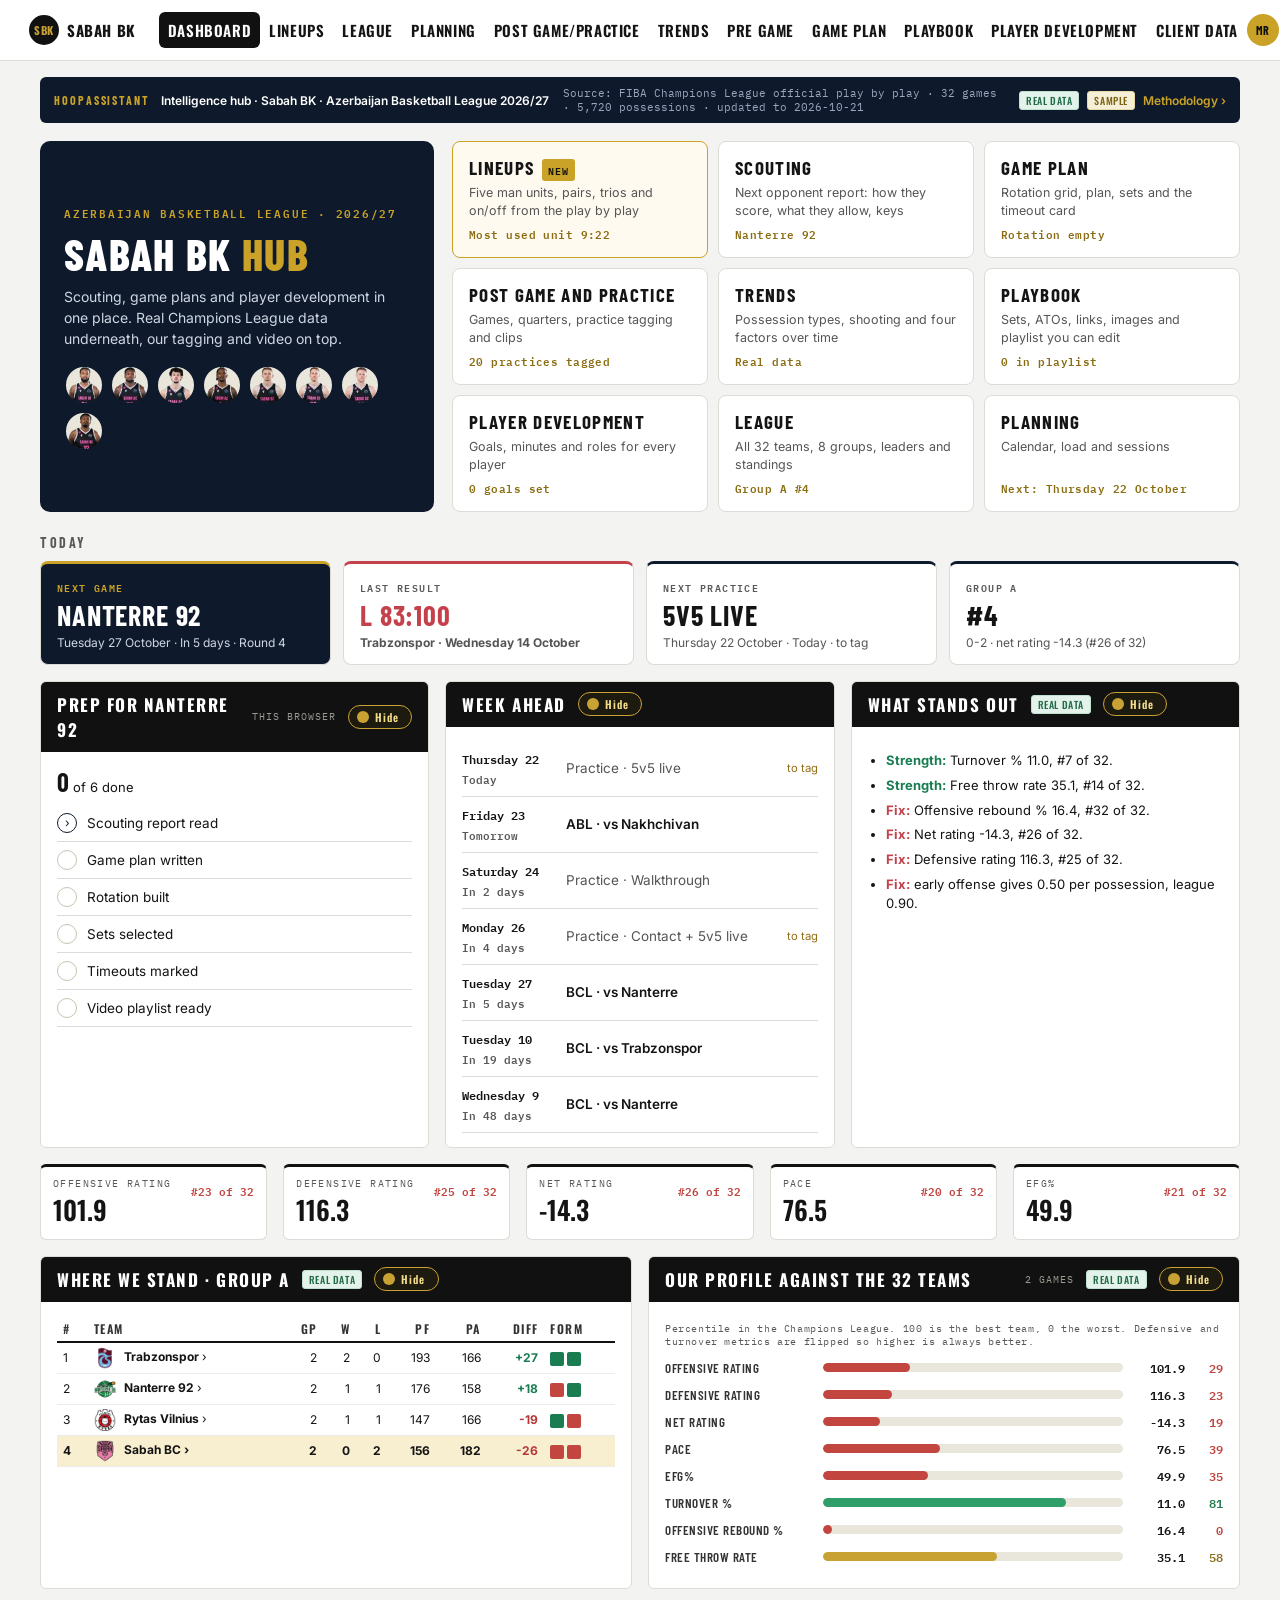
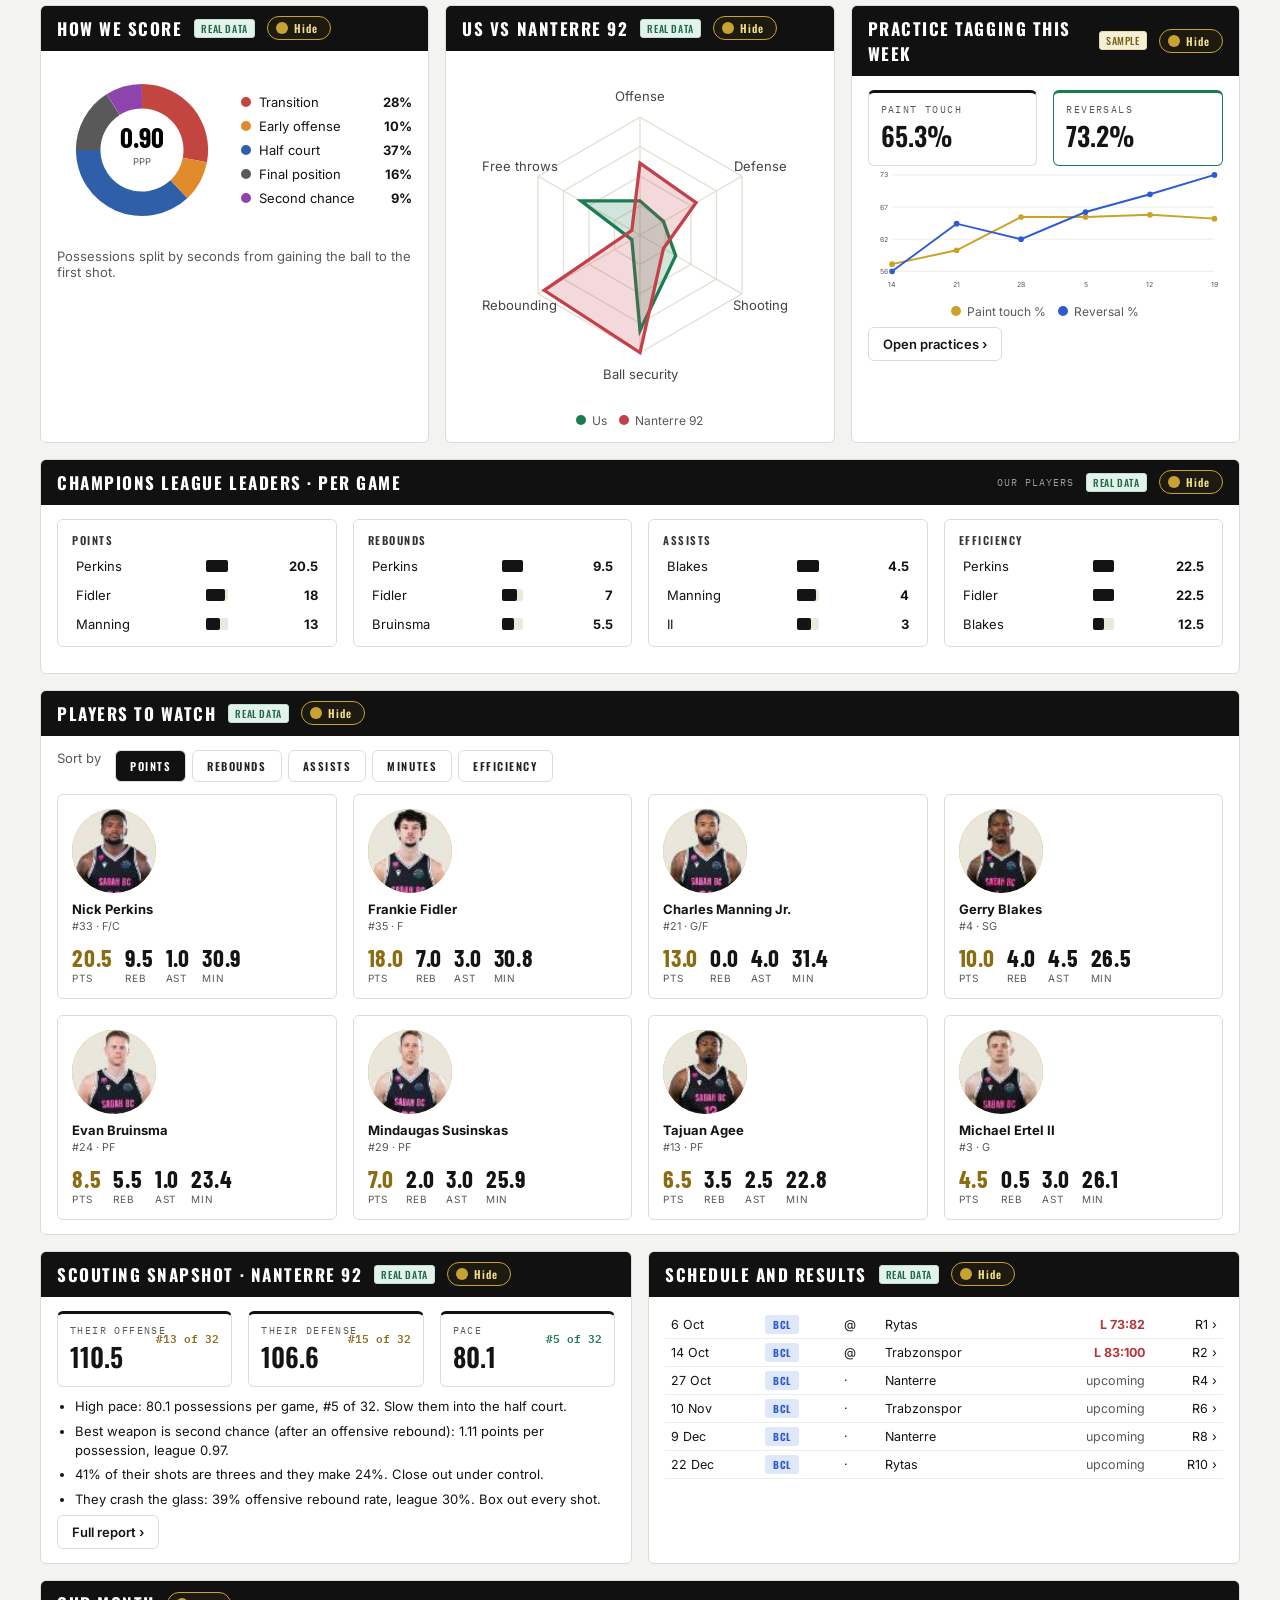
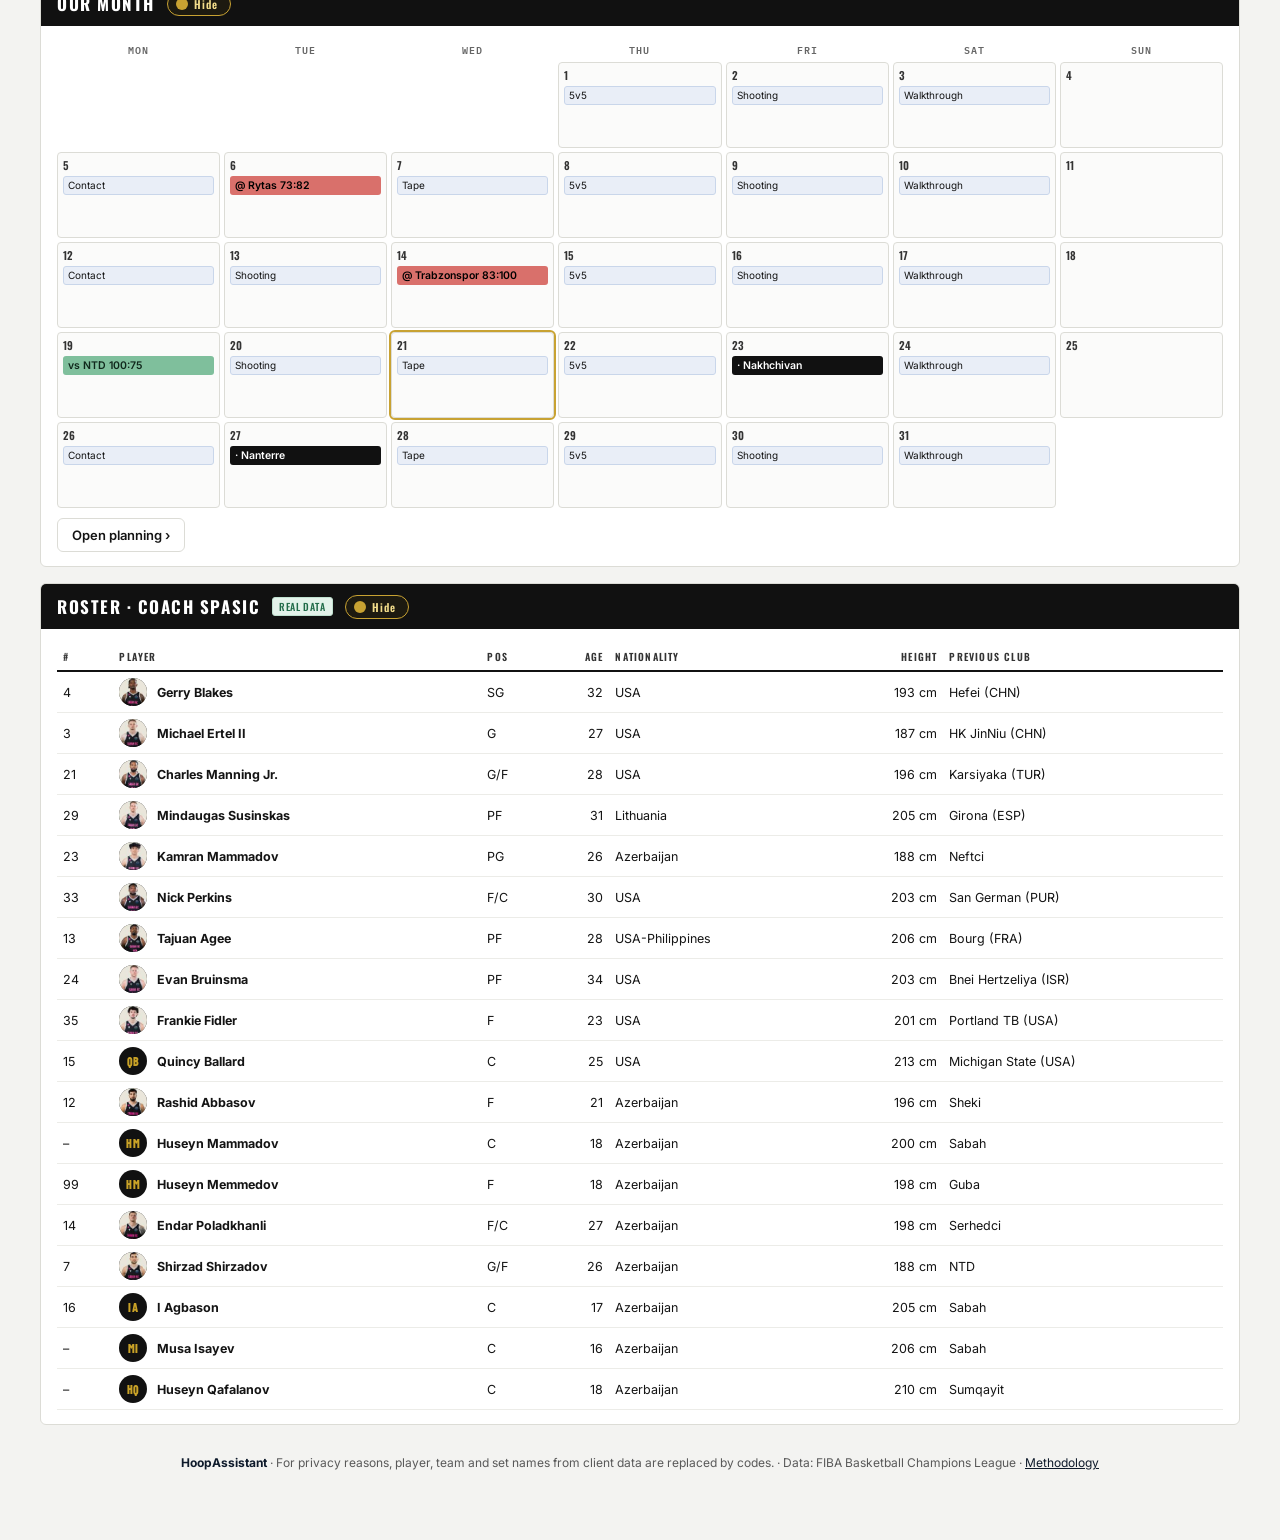
<file: sabah-bk-hub-netlify/index.html>
<!doctype html>
<html lang="en">
<head>
<meta charset="utf-8">
<meta name="viewport" content="width=device-width,initial-scale=1">
<title>Sabah BK Hub · HoopAssistant demo</title>
<meta name="description" content="Scouting, game plans, lineups and player development for Sabah BK, built on real Basketball Champions League play by play data. A HoopAssistant demo.">
<meta name="color-scheme" content="light">
<meta name="theme-color" content="#0e1a2b">
<meta name="robots" content="noindex, nofollow">
<meta name="referrer" content="strict-origin-when-cross-origin">
<meta property="og:type" content="website">
<meta property="og:site_name" content="HoopAssistant">
<meta property="og:title" content="Sabah BK Hub · HoopAssistant demo">
<meta property="og:description" content="Scouting, game plans, lineups and player development for Sabah BK, built on real Champions League data.">
<meta property="og:image" content="og-image.png">
<meta property="og:image:width" content="1200">
<meta property="og:image:height" content="630">
<meta property="og:image:alt" content="Sabah BK Hub, a HoopAssistant demo">
<meta name="twitter:card" content="summary_large_image">
<meta name="twitter:title" content="Sabah BK Hub · HoopAssistant demo">
<meta name="twitter:description" content="Scouting, game plans, lineups and player development for Sabah BK.">
<meta name="twitter:image" content="og-image.png">
<link rel="icon" href="favicon.svg" type="image/svg+xml">
<link rel="icon" href="favicon-32.png" type="image/png" sizes="32x32">
<link rel="icon" href="favicon.ico" sizes="any">
<link rel="apple-touch-icon" href="apple-touch-icon.png">
<link rel="preload" href="fonts/inter-latin-wght-normal.woff2" as="font" type="font/woff2" crossorigin>
<link rel="stylesheet" href="fonts.css?v=16">
<link rel="stylesheet" href="style.css?v=16">
</head>
<body>
<a class="skip" href="#view">Skip to content</a>
<div id="modal"></div>
<nav id="nav" aria-label="Main"></nav>
<main><div class="banner" id="banner"></div><div id="view" tabindex="-1"></div><div class="foot">HoopAssistant · demo for Sabah BK</div></main>
<noscript><div class="ns"><h1>JavaScript is required</h1><p>This demo runs in the browser and needs JavaScript enabled to show the Sabah BK Hub.</p></div></noscript>
<script src="data/data.js?v=16"></script>
<script src="data/practice.js?v=16"></script>
<script src="data/extra.js?v=16"></script>
<script src="data/bcl_real.js?v=16"></script>
<script src="data/real_api.js?v=16"></script>
<script src="data/bcl.js?v=16"></script>
<script src="data/client.js?v=16"></script>
<script src="views_core.js?v=16"></script>
<script src="views_team.js?v=16"></script>
<script src="views_more.js?v=16"></script>
<script src="views_plan.js?v=16"></script>
<script src="views_client.js?v=16"></script>
<script src="app.js?v=16"></script>
<script src="data/photos.js?v=16" async></script>
</body>
</html>
</file>
<file: sabah-bk-hub-netlify/fonts.css>
@font-face{font-family:"Barlow Condensed";font-style:normal;font-weight:500;font-display:swap;src:url("fonts/barlow-condensed-latin-500-normal.woff2") format("woff2");unicode-range:U+0000-00FF,U+0131,U+0152-0153,U+02BB-02BC,U+02C6,U+02DA,U+02DC,U+0304,U+0308,U+0329,U+2000-206F,U+20AC,U+2122,U+2191,U+2193,U+2212,U+2215,U+FEFF,U+FFFD}
@font-face{font-family:"Barlow Condensed";font-style:normal;font-weight:600;font-display:swap;src:url("fonts/barlow-condensed-latin-600-normal.woff2") format("woff2");unicode-range:U+0000-00FF,U+0131,U+0152-0153,U+02BB-02BC,U+02C6,U+02DA,U+02DC,U+0304,U+0308,U+0329,U+2000-206F,U+20AC,U+2122,U+2191,U+2193,U+2212,U+2215,U+FEFF,U+FFFD}
@font-face{font-family:"Barlow Condensed";font-style:normal;font-weight:700;font-display:swap;src:url("fonts/barlow-condensed-latin-700-normal.woff2") format("woff2");unicode-range:U+0000-00FF,U+0131,U+0152-0153,U+02BB-02BC,U+02C6,U+02DA,U+02DC,U+0304,U+0308,U+0329,U+2000-206F,U+20AC,U+2122,U+2191,U+2193,U+2212,U+2215,U+FEFF,U+FFFD}
@font-face{font-family:"Barlow Condensed";font-style:normal;font-weight:800;font-display:swap;src:url("fonts/barlow-condensed-latin-800-normal.woff2") format("woff2");unicode-range:U+0000-00FF,U+0131,U+0152-0153,U+02BB-02BC,U+02C6,U+02DA,U+02DC,U+0304,U+0308,U+0329,U+2000-206F,U+20AC,U+2122,U+2191,U+2193,U+2212,U+2215,U+FEFF,U+FFFD}
@font-face{font-family:"IBM Plex Mono";font-style:normal;font-weight:400;font-display:swap;src:url("fonts/ibm-plex-mono-latin-400-normal.woff2") format("woff2");unicode-range:U+0000-00FF,U+0131,U+0152-0153,U+02BB-02BC,U+02C6,U+02DA,U+02DC,U+0304,U+0308,U+0329,U+2000-206F,U+20AC,U+2122,U+2191,U+2193,U+2212,U+2215,U+FEFF,U+FFFD}
@font-face{font-family:"IBM Plex Mono";font-style:normal;font-weight:500;font-display:swap;src:url("fonts/ibm-plex-mono-latin-500-normal.woff2") format("woff2");unicode-range:U+0000-00FF,U+0131,U+0152-0153,U+02BB-02BC,U+02C6,U+02DA,U+02DC,U+0304,U+0308,U+0329,U+2000-206F,U+20AC,U+2122,U+2191,U+2193,U+2212,U+2215,U+FEFF,U+FFFD}
@font-face{font-family:"IBM Plex Mono";font-style:normal;font-weight:600;font-display:swap;src:url("fonts/ibm-plex-mono-latin-600-normal.woff2") format("woff2");unicode-range:U+0000-00FF,U+0131,U+0152-0153,U+02BB-02BC,U+02C6,U+02DA,U+02DC,U+0304,U+0308,U+0329,U+2000-206F,U+20AC,U+2122,U+2191,U+2193,U+2212,U+2215,U+FEFF,U+FFFD}
@font-face{font-family:"Oswald";font-style:normal;font-weight:200 700;font-display:swap;src:url("fonts/oswald-latin-wght-normal.woff2") format("woff2");unicode-range:U+0000-00FF,U+0131,U+0152-0153,U+02BB-02BC,U+02C6,U+02DA,U+02DC,U+0304,U+0308,U+0329,U+2000-206F,U+20AC,U+2122,U+2191,U+2193,U+2212,U+2215,U+FEFF,U+FFFD}
@font-face{font-family:"Inter";font-style:normal;font-weight:100 900;font-display:swap;src:url("fonts/inter-latin-wght-normal.woff2") format("woff2");unicode-range:U+0000-00FF,U+0131,U+0152-0153,U+02BB-02BC,U+02C6,U+02DA,U+02DC,U+0304,U+0308,U+0329,U+2000-206F,U+20AC,U+2122,U+2191,U+2193,U+2212,U+2215,U+FEFF,U+FFFD}
@font-face{font-family:"Barlow Condensed";font-style:normal;font-weight:500;font-display:swap;src:url("fonts/barlow-condensed-latin-ext-500-normal.woff2") format("woff2");unicode-range:U+0100-02BA,U+02BD-02C5,U+02C7-02CC,U+02CE-02D7,U+02DD-02FF,U+0304,U+0308,U+0329,U+1D00-1DBF,U+1E00-1E9F,U+1EF2-1EFF,U+2020,U+20A0-20AB,U+20AD-20C0,U+2113,U+2C60-2C7F,U+A720-A7FF}
@font-face{font-family:"Barlow Condensed";font-style:normal;font-weight:600;font-display:swap;src:url("fonts/barlow-condensed-latin-ext-600-normal.woff2") format("woff2");unicode-range:U+0100-02BA,U+02BD-02C5,U+02C7-02CC,U+02CE-02D7,U+02DD-02FF,U+0304,U+0308,U+0329,U+1D00-1DBF,U+1E00-1E9F,U+1EF2-1EFF,U+2020,U+20A0-20AB,U+20AD-20C0,U+2113,U+2C60-2C7F,U+A720-A7FF}
@font-face{font-family:"Barlow Condensed";font-style:normal;font-weight:700;font-display:swap;src:url("fonts/barlow-condensed-latin-ext-700-normal.woff2") format("woff2");unicode-range:U+0100-02BA,U+02BD-02C5,U+02C7-02CC,U+02CE-02D7,U+02DD-02FF,U+0304,U+0308,U+0329,U+1D00-1DBF,U+1E00-1E9F,U+1EF2-1EFF,U+2020,U+20A0-20AB,U+20AD-20C0,U+2113,U+2C60-2C7F,U+A720-A7FF}
@font-face{font-family:"Barlow Condensed";font-style:normal;font-weight:800;font-display:swap;src:url("fonts/barlow-condensed-latin-ext-800-normal.woff2") format("woff2");unicode-range:U+0100-02BA,U+02BD-02C5,U+02C7-02CC,U+02CE-02D7,U+02DD-02FF,U+0304,U+0308,U+0329,U+1D00-1DBF,U+1E00-1E9F,U+1EF2-1EFF,U+2020,U+20A0-20AB,U+20AD-20C0,U+2113,U+2C60-2C7F,U+A720-A7FF}
@font-face{font-family:"IBM Plex Mono";font-style:normal;font-weight:400;font-display:swap;src:url("fonts/ibm-plex-mono-latin-ext-400-normal.woff2") format("woff2");unicode-range:U+0100-02BA,U+02BD-02C5,U+02C7-02CC,U+02CE-02D7,U+02DD-02FF,U+0304,U+0308,U+0329,U+1D00-1DBF,U+1E00-1E9F,U+1EF2-1EFF,U+2020,U+20A0-20AB,U+20AD-20C0,U+2113,U+2C60-2C7F,U+A720-A7FF}
@font-face{font-family:"IBM Plex Mono";font-style:normal;font-weight:500;font-display:swap;src:url("fonts/ibm-plex-mono-latin-ext-500-normal.woff2") format("woff2");unicode-range:U+0100-02BA,U+02BD-02C5,U+02C7-02CC,U+02CE-02D7,U+02DD-02FF,U+0304,U+0308,U+0329,U+1D00-1DBF,U+1E00-1E9F,U+1EF2-1EFF,U+2020,U+20A0-20AB,U+20AD-20C0,U+2113,U+2C60-2C7F,U+A720-A7FF}
@font-face{font-family:"IBM Plex Mono";font-style:normal;font-weight:600;font-display:swap;src:url("fonts/ibm-plex-mono-latin-ext-600-normal.woff2") format("woff2");unicode-range:U+0100-02BA,U+02BD-02C5,U+02C7-02CC,U+02CE-02D7,U+02DD-02FF,U+0304,U+0308,U+0329,U+1D00-1DBF,U+1E00-1E9F,U+1EF2-1EFF,U+2020,U+20A0-20AB,U+20AD-20C0,U+2113,U+2C60-2C7F,U+A720-A7FF}
@font-face{font-family:"Oswald";font-style:normal;font-weight:200 700;font-display:swap;src:url("fonts/oswald-latin-ext-wght-normal.woff2") format("woff2");unicode-range:U+0100-02BA,U+02BD-02C5,U+02C7-02CC,U+02CE-02D7,U+02DD-02FF,U+0304,U+0308,U+0329,U+1D00-1DBF,U+1E00-1E9F,U+1EF2-1EFF,U+2020,U+20A0-20AB,U+20AD-20C0,U+2113,U+2C60-2C7F,U+A720-A7FF}
@font-face{font-family:"Inter";font-style:normal;font-weight:100 900;font-display:swap;src:url("fonts/inter-latin-ext-wght-normal.woff2") format("woff2");unicode-range:U+0100-02BA,U+02BD-02C5,U+02C7-02CC,U+02CE-02D7,U+02DD-02FF,U+0304,U+0308,U+0329,U+1D00-1DBF,U+1E00-1E9F,U+1EF2-1EFF,U+2020,U+20A0-20AB,U+20AD-20C0,U+2113,U+2C60-2C7F,U+A720-A7FF}
</file>
<file: sabah-bk-hub-netlify/style.css>
:root{--bg:#f6f3ec;--card:#fff;--ink:#111;--mut:#595959;--line:#e4dfd2;--gold:#c9a227;--green:#1a7d52;--red:#c4404a;--blue:#2f5bd0;--navy:#0e1a2b}
*{box-sizing:border-box}
body{margin:0;background:var(--bg);color:var(--ink);font-family:"Inter",system-ui,sans-serif;font-size:14px}
h1,h2,h3,.cond{font-family:"Barlow Condensed","Bebas Neue",sans-serif;letter-spacing:.06em;text-transform:uppercase}
nav{display:flex;align-items:center;gap:6px;padding:10px 24px;background:#fff;border-bottom:1px solid var(--line);position:sticky;top:0;z-index:5;overflow-x:auto}
nav a{font-family:"Barlow Condensed",sans-serif;font-weight:700;font-size:18px;letter-spacing:.08em;text-transform:uppercase;color:var(--ink);text-decoration:none;padding:8px 14px;border-radius:10px;white-space:nowrap}
nav a.on{background:var(--ink);color:#fff}
nav .brand{margin-left:auto;display:flex;align-items:center;gap:8px;font-weight:800;font-family:"Barlow Condensed";font-size:20px;letter-spacing:.08em}
.logo{width:34px;height:34px;border-radius:50%;background:var(--navy);color:var(--gold);display:grid;place-items:center;font-weight:800;font-size:13px}
main{max-width:1280px;margin:0 auto;padding:22px 24px 80px}
.banner{display:flex;gap:10px;align-items:center;background:var(--navy);color:#fff;padding:10px 16px;border-radius:12px;margin-bottom:18px;font-size:13px}
.banner b{color:var(--gold)}
.pg-h{display:flex;align-items:center;justify-content:space-between;margin:4px 0 14px}
.pg-h h1{margin:0;font-size:34px}
.tag{font-family:"Barlow Condensed";font-weight:700;letter-spacing:.1em;font-size:12px;text-transform:uppercase;padding:4px 10px;border-radius:999px;border:1px solid}
.tag.scrape{color:var(--green);background:#e6f4ec;border-color:#b7dfc8}
.tag.example{color:#8a6b00;background:#fbf2cf;border-color:#ecd98a}
.tag.sample{color:#8a6b00;background:#fbf2cf;border-color:#ecd98a}
.card{background:var(--card);border:1px solid var(--line);border-radius:14px;padding:18px;margin-bottom:16px}
.card>h2{margin:0 0 12px;font-size:20px}
.bar{background:var(--ink);color:#fff;padding:12px 18px;border-radius:10px 10px 0 0;border-left:6px solid var(--gold);font-family:"Barlow Condensed";font-size:22px;letter-spacing:.1em;text-transform:uppercase;margin-top:6px}
.grid{display:grid;gap:16px}.g2{grid-template-columns:1fr 1fr}.g3{grid-template-columns:repeat(3,1fr)}.g4{grid-template-columns:repeat(4,1fr)}
@media(max-width:900px){.g2,.g3,.g4{grid-template-columns:1fr}}
table{width:100%;border-collapse:collapse}
th{font-family:"Barlow Condensed";font-weight:600;letter-spacing:.08em;text-transform:uppercase;font-size:12px;color:var(--mut);text-align:left;padding:8px 6px;border-bottom:2px solid var(--ink)}
td{padding:9px 6px;border-bottom:1px solid var(--line)}
td.n,th.n{text-align:right}
tr.me td{background:#f4ecd0;font-weight:700}
.w{color:var(--green);font-weight:700}.l{color:var(--red);font-weight:700}
.kpi{border-top:4px solid var(--blue);border-radius:10px;background:#eef2fb;padding:12px 14px}
.kpi.g{border-color:var(--green);background:#e8f4ee}.kpi.r{border-color:var(--red);background:#fbeeef}
.kpi small{display:block;font-family:"Barlow Condensed";letter-spacing:.1em;text-transform:uppercase;color:var(--mut)}
.kpi b{font-size:32px;font-family:"Barlow Condensed"}
.pend{border:2px dashed #d9c9c9;border-radius:12px;padding:26px;text-align:center;color:var(--mut);background:#fffafa}
.pend b{display:block;color:var(--red);font-family:"Barlow Condensed";letter-spacing:.1em;text-transform:uppercase;font-size:18px;margin-bottom:6px}
.cal{display:grid;grid-template-columns:repeat(7,minmax(0,1fr));gap:6px}
.cal .d{min-height:92px;background:#faf8f2;border:1px solid var(--line);border-radius:8px;padding:6px;font-size:11px}
.cal .d.h{min-height:0;background:none;border:0;text-align:center;font-family:"Barlow Condensed";letter-spacing:.1em;color:var(--mut)}
.chip{display:block;margin-top:4px;padding:3px 6px;border-radius:6px;background:#e1f1e8;border:1px solid #b9dcc9;font-size:11px}
.chip.gm{background:var(--ink);color:#fff;border-color:var(--ink)}.chip.home{background:#f1dc83;border-color:#d9bf4b;color:#111}
.rot td{text-align:center;padding:6px;border:1px solid var(--line);font-size:12px}
.rot td.pl{background:#f4e9b8}
.pb{border-radius:12px;overflow:hidden;border:1px solid var(--line);background:#fff}
.pb h3{margin:0;padding:10px 14px;color:#fff;font-size:18px}
.pb ul{margin:0;padding:12px 18px;list-style:none}.pb li{padding:3px 0}
select,button{font:inherit;padding:8px 12px;border-radius:10px;border:1px solid var(--line);background:#fff}
button.p{background:var(--ink);color:#fff;border-color:var(--ink);cursor:pointer}
.stack{display:flex;height:26px;border-radius:6px;overflow:hidden;margin:8px 0}
.stack i{display:block;font-style:normal;color:#fff;font-size:11px;padding:5px 6px;white-space:nowrap;overflow:hidden}
.mini{display:flex;align-items:flex-end;gap:10px;height:120px;margin-top:10px}
.mini div{flex:1;text-align:center;font-size:11px}.mini i{display:block;border-radius:4px 4px 0 0;background:var(--green)}
.mini i.neg{background:var(--red)}
.player{display:grid;grid-template-columns:200px 1fr;gap:14px;padding:12px 0;border-bottom:1px solid var(--line);align-items:center}
.met{display:inline-block;margin-right:10px;padding:8px 10px;border:1px solid var(--line);border-radius:10px;min-width:96px}
.met small{display:block;color:var(--mut);font-size:11px;font-family:"Barlow Condensed";letter-spacing:.08em;text-transform:uppercase}
.goal{display:inline-block;background:#f4e9b8;border-radius:6px;font-size:11px;padding:2px 7px;margin-right:4px;text-transform:uppercase;font-family:"Barlow Condensed";letter-spacing:.06em}
.foot{margin-top:30px;color:var(--mut);font-size:12px;text-align:center}
a.lnk{color:var(--ink);text-decoration:none;border-bottom:1px dotted #999}a.lnk:hover{color:var(--blue);border-color:var(--blue)}
tr.click{cursor:pointer}tr.click:hover td{background:#f4ecd0}
a.kpi{display:block;text-decoration:none;color:inherit}a.kpi:hover{box-shadow:0 2px 10px #0002}
.comp{font-family:"Barlow Condensed";font-weight:700;letter-spacing:.08em;font-size:12px;padding:2px 8px;border-radius:6px;background:#e9e5d8}
.comp.BCL{background:#dfe8fb;color:#2f5bd0}.comp.ABL{background:#e6f4ec;color:#1a7d52}
.nx{color:var(--mut)}
.btn{display:inline-block;padding:8px 14px;border:1px solid var(--line);border-radius:10px;background:#fff;color:var(--ink);text-decoration:none;font-weight:600}
.btn.p{background:var(--ink);color:#fff}
.pgnav{display:flex;justify-content:space-between;margin-bottom:12px}
.calh{display:flex;align-items:center;justify-content:space-between;margin-bottom:12px}.calh button{cursor:pointer;font-size:20px}
a.chip{text-decoration:none;color:inherit}.chip.ex{opacity:.55}
.mini a{flex:1;text-align:center;font-size:11px;text-decoration:none;color:inherit}.mini a i{display:block;border-radius:4px 4px 0 0;background:var(--green)}.mini a i.neg{background:var(--red)}
.pg-h>div{display:flex;align-items:center;gap:8px}

/* v3 polish */
body{background:#f3f0e8}
nav{gap:2px;padding:10px 22px;box-shadow:0 1px 0 var(--line)}
nav .brand{margin:0 18px 0 0;order:-1}
.card{border-radius:16px;box-shadow:0 1px 2px #0000000a}
.ch{display:flex;align-items:center;justify-content:space-between;gap:10px;margin-bottom:12px}.ch h2{margin:0;font-size:20px}
.ch .tag{font-size:10px;padding:2px 8px;white-space:nowrap}
.hero{display:flex;justify-content:space-between;gap:24px;align-items:center;background:linear-gradient(120deg,#0e1a2b 0%,#18305a 100%);color:#fff;border-radius:18px;padding:28px 32px;margin-bottom:16px}
.hero small{font-family:"Barlow Condensed";letter-spacing:.14em;color:#c9a227;font-size:14px}
.hero h1{margin:6px 0 4px;font-size:46px;line-height:1}.hero h1 span{color:#c9a227;font-size:30px}
.hero p{margin:4px 0 14px;opacity:.8}.hero.lost{background:linear-gradient(120deg,#2a1a1f,#4a2230)}.hero.slim{padding:20px 28px}
.sc{font-size:62px;color:#fff}
.heroact{display:flex;gap:10px}.btn.gold{background:#c9a227;color:#111;border-color:#c9a227}.btn.ghost{background:transparent;color:#fff;border-color:#ffffff55}
.heroform{text-align:right}.heroform div{margin:8px 0}
.fm{display:inline-grid;place-items:center;width:34px;height:34px;border-radius:50%;margin-left:6px;font-weight:800;text-decoration:none;color:#fff;font-family:"Barlow Condensed"}.fm.w{background:var(--green)}.fm.l{background:var(--red)}
.qs{margin-top:12px;border-collapse:collapse}.qs th,.qs td{padding:4px 14px;text-align:center;border:0;color:#fff;border-bottom:1px solid #ffffff22}.qs th{color:#c9a227;font-size:13px}.qs td:first-child{text-align:left}
.av{display:inline-grid;place-items:center;width:44px;height:44px;border-radius:50%;background:#0e1a2b;color:#c9a227;font-family:"Barlow Condensed";font-weight:800;letter-spacing:.04em;flex:none}
.av.s{width:28px;height:28px;font-size:12px}.av.l{width:92px;height:92px;font-size:34px;background:#c9a227;color:#0e1a2b}
.rn{display:flex;align-items:center;gap:10px}.phero{display:flex;align-items:center;gap:22px}
.pc{display:block;background:#faf8f2;border:1px solid var(--line);border-radius:14px;padding:14px;text-decoration:none;color:inherit}.pc:hover{box-shadow:0 3px 12px #0002}
.pc b{display:block;margin-top:8px}.pc small{color:var(--mut)}.pcs{display:flex;gap:12px;margin-top:10px}.pcs span{font-size:10px;color:var(--mut);letter-spacing:.08em}.pcs span b{display:block;font-family:"Barlow Condensed";font-size:24px;color:var(--ink);margin:0}
.keys{margin:10px 0 0;padding-left:18px}.keys li{margin:6px 0;line-height:1.45}
.court{width:100%;max-width:520px;display:block;margin:0 auto}.line{width:100%}
.legend{display:flex;gap:12px;align-items:center;justify-content:center;font-size:12px;color:var(--mut);margin-top:8px;flex-wrap:wrap}.legend i{width:90px;height:8px;border-radius:4px}.legend i.dot{width:10px;height:10px;border-radius:50%;display:inline-block;margin-right:6px}
i.dot{display:inline-block;width:10px;height:10px;border-radius:50%;margin-right:8px}
.cmp{display:grid;grid-template-columns:70px 1fr 70px;gap:12px;align-items:center;margin:14px 0}.cmp>span{font-family:"Barlow Condensed";font-size:24px;font-weight:700}.cmp>span:last-child{text-align:right}
.cmp small{display:block;text-align:center;color:var(--mut);font-size:12px;letter-spacing:.08em;text-transform:uppercase}.tr{display:flex;gap:3px;height:9px}.tr i{display:block;border-radius:5px}
.hc{display:inline-block;padding:2px 9px;border-radius:6px;font-weight:600}
.clips{display:grid;grid-template-columns:repeat(3,1fr);gap:12px}@media(max-width:900px){.clips{grid-template-columns:1fr 1fr}}
.clip{background:linear-gradient(135deg,#17223a,#0b1220);border-radius:12px;color:#fff;padding:16px;min-height:120px;position:relative;display:flex;flex-direction:column;justify-content:flex-end}
.clip .pl{position:absolute;top:14px;right:14px;width:38px;height:38px;border-radius:50%;background:#c9a227;color:#111;display:grid;place-items:center;font-size:14px}.clip small{opacity:.7}
.gc{display:block;text-decoration:none;color:inherit;background:#fff;border:1px solid var(--line);border-left:6px solid var(--green);border-radius:14px;padding:16px}.gc.l{border-left-color:var(--red)}.gc:hover{box-shadow:0 3px 12px #0002}
.gct{display:flex;justify-content:space-between}.gcs{display:flex;justify-content:space-between;font-family:"Barlow Condensed";font-size:26px;margin:8px 0}.gcq em{font-style:normal;font-size:12px;color:var(--mut);margin-right:10px}
.kp{display:flex;flex-wrap:wrap;gap:8px;align-items:center;margin-bottom:10px}.kp b{font-family:"Barlow Condensed";font-size:24px}
.to{background:#faf8f2;border:1px solid var(--line);border-radius:12px;padding:16px}.to b{display:block;font-family:"Barlow Condensed";letter-spacing:.08em;text-transform:uppercase;color:var(--gold);margin-bottom:4px}
.setc{display:block;background:#fff;border:1px solid var(--line);border-radius:14px;padding:12px;text-decoration:none;color:inherit}.setc:hover{box-shadow:0 3px 12px #0002}.setc b{display:block;margin-top:8px}.setc small{color:var(--mut)}
.sh{font-family:"Barlow Condensed";letter-spacing:.1em;text-transform:uppercase;font-size:16px;margin:18px 0 6px}
.note{color:var(--mut);font-size:13px}.chip em{display:block;font-style:normal;opacity:.7}
.mets{display:flex;flex-wrap:wrap;gap:8px;margin-top:10px}
@media(max-width:700px){.hero{flex-direction:column;align-items:flex-start;padding:22px}.hero h1{font-size:34px}.sc{font-size:44px}main{padding:16px 14px 60px}}

nav a{font-size:16px;padding:7px 10px}nav .brand{white-space:nowrap}
.hero .goal{color:#111}nav{scrollbar-width:none}

/* v4 */
.ck,.dot-c,.pt,.hrow.ck{cursor:pointer}.ck:hover{filter:brightness(.97)}.kpi.ck{position:relative;transition:transform .12s}.kpi.ck:hover{transform:translateY(-2px);box-shadow:0 4px 14px #0002}
.kpi em{position:absolute;right:12px;top:10px;font-style:normal;color:var(--mut);font-size:20px}
.dot-c:hover{stroke:#000;stroke-width:2}.clip{cursor:pointer;transition:transform .12s}.clip:hover{transform:translateY(-2px)}
.seg{display:inline-flex;background:#e9e5d8;border-radius:12px;padding:4px;margin-bottom:14px}.seg a{padding:8px 22px;border-radius:9px;text-decoration:none;color:var(--ink);font-family:"Barlow Condensed";font-weight:700;letter-spacing:.08em;text-transform:uppercase}.seg a.on{background:var(--ink);color:#fff}
.gc.n{border-left-color:#bbb}.newp{display:flex;gap:10px;align-items:center;flex-wrap:wrap}
.donut{display:flex;align-items:center;gap:14px;flex-wrap:wrap}.donut svg{width:170px;height:170px;flex:none}.dl{flex:1;min-width:140px}.dl div{display:flex;align-items:center;padding:4px 0;font-size:13px}.dl b{margin-left:auto;padding-left:10px}
.radar{width:100%;max-width:340px;display:block;margin:0 auto}
.hb{display:flex;flex-direction:column;gap:9px}.hrow{display:grid;grid-template-columns:120px 1fr 80px;gap:10px;align-items:center;font-size:13px;padding:2px 4px;border-radius:8px}.hrow.ck:hover{background:#f4ecd0}.hrow b{text-align:right}
.ht{background:#ece8dc;border-radius:6px;height:12px}.ht i{display:block;height:12px;border-radius:6px}
.stack.tall{height:38px;margin-bottom:12px}.stack.tall i{padding-top:10px}
.sheet .shbar{display:flex;gap:10px;align-items:center;flex-wrap:wrap;margin-bottom:10px}.sheet .shbar span{margin-left:auto}.sheet input{width:100%;border:1px solid transparent;background:transparent;font:inherit;padding:6px 8px;border-radius:8px}.sheet input:hover,.sheet input:focus{border-color:var(--line);background:#fff;outline:none}
.sheet input.mn{width:64px;text-align:right}.sheet td.tm{font-family:"Barlow Condensed";font-size:18px;font-weight:700;width:70px}.sheet .x{border:0;background:none;font-size:20px;color:var(--red);cursor:pointer}.sheet em{color:var(--green);font-style:normal;font-weight:700}
button{cursor:pointer}button.p{background:var(--ink);color:#fff;border-color:var(--ink)}
.drop{display:block;border:2px dashed #cfc7a6;border-radius:14px;padding:36px;text-align:center;cursor:pointer;background:#fbf8ec}.drop:hover{background:#f4ecd0}.drop .dz{font-size:34px;color:var(--gold)}.drop small{display:block;color:var(--mut);margin-top:6px}
#modal{display:none;position:fixed;top:0;right:0;bottom:0;left:0;background:#0b1220cc;z-index:50;align-items:center;justify-content:center;padding:20px}#modal.on{display:flex}
.mbox{background:#fff;border-radius:18px;padding:26px;max-width:760px;width:100%;max-height:90vh;overflow:auto;position:relative}.mx{position:absolute;right:14px;top:10px;border:0;background:none;font-size:30px}
.mbox h2{margin:0 0 10px;font-size:24px}.vid{min-height:200px;background:linear-gradient(135deg,#17223a,#0b1220);border-radius:14px;aspect-ratio:16/9;position:relative;display:grid;place-items:center;color:#fff}.vbig{width:84px;height:84px;border-radius:50%;background:#c9a227;color:#111;display:grid;place-items:center;font-size:32px}.vcap{position:absolute;left:18px;bottom:14px;font-family:"Barlow Condensed";font-size:24px;letter-spacing:.06em;text-transform:uppercase}.vcap small{display:block;font-size:13px;opacity:.7}
.mrow{display:flex;gap:10px;justify-content:space-between;margin:14px 0}.toc small{color:var(--gold);letter-spacing:.12em;font-family:"Barlow Condensed"}.toc .grid>div{background:#0e1a2b;color:#fff;border-radius:14px;padding:22px;font-size:22px;font-family:"Barlow Condensed"}.toc b{display:block;color:#c9a227;margin-bottom:6px;font-size:16px;letter-spacing:.1em;text-transform:uppercase}
.hrow.ck span,.wl{text-decoration:none}a.wl{color:#fff;border-bottom:2px solid #c9a227}
.keys li.ck:hover{color:var(--blue)}
@media print{nav,.banner,.pgnav,.shbar button,#modal{display:none!important}.card{box-shadow:none}}
.grid>*{min-width:0}.ch{flex-wrap:wrap}.ch h2{font-size:18px}
.card{overflow-x:auto}.hero{overflow:hidden}@media(max-width:700px){.hrow{grid-template-columns:90px 1fr 70px}.donut svg{width:140px;height:140px}}
/* practice plan */
.plan{font-size:14px}.phead{display:grid;grid-template-columns:2fr 1fr 1fr 1.4fr .8fr;gap:12px;margin-bottom:14px}
.phead label,.pmeta label{display:flex;flex-direction:column;gap:4px;font-family:"Barlow Condensed";letter-spacing:.1em;text-transform:uppercase;font-size:12px;color:var(--mut)}
.phead label b,.pmeta input{font-family:Inter,sans-serif;font-size:15px;color:var(--ink);letter-spacing:0;text-transform:none;font-weight:600}
.plan input,.plan select,.plan textarea{border:1px solid var(--line);background:#fff;border-radius:8px;padding:7px 9px;font:inherit;width:100%}
.plan input[type=checkbox]{width:auto}.plan .mn{width:70px;text-align:right}.mom{display:inline-block;background:#0e1a2b;color:#c9a227!important;border-radius:8px;padding:6px 12px;width:max-content;font-family:"Barlow Condensed"!important;font-size:20px!important}
.pobj small,.patt small.n,.pattt small{font-family:"Barlow Condensed";letter-spacing:.1em;text-transform:uppercase;color:var(--mut);font-size:12px}
.chips{display:flex;flex-wrap:wrap;gap:8px;margin:8px 0 14px;align-items:center}.oc{background:#f4e9b8;border-radius:999px;padding:5px 12px;font-size:13px;display:inline-flex;gap:8px;align-items:center}.oc a{cursor:pointer;color:var(--red);font-weight:700}.oc.add{background:#f0ede4;color:#555;cursor:pointer}.oc.add:hover{background:#e6dfc4}.oin{width:230px!important;border-radius:999px!important}
.pbar{display:flex;gap:14px;align-items:center;margin-bottom:14px}.pbt{flex:1;height:10px;background:#ece8dc;border-radius:6px;overflow:hidden}.pbt i{display:block;height:10px;transition:width .2s}
.exr{display:grid;grid-template-columns:1fr 330px;gap:14px;padding:14px;border:1px solid var(--line);border-radius:14px;margin-bottom:12px;background:#fff}.exr.brk{background:#eef2fb}
.ext{display:flex;align-items:baseline;gap:8px;margin-bottom:8px}.ext b{font-family:"Barlow Condensed";font-size:26px}.ext span{color:var(--mut)}
.exf{display:flex;gap:8px;align-items:center;margin-bottom:8px}.exf .exn{flex:1;font-weight:700}.exf select{width:130px}.mu{color:var(--mut)}
.exa{display:flex;gap:8px;align-items:center;margin-top:8px;flex-wrap:wrap}.exa label{margin-right:auto;font-size:13px}.exa button.x{color:var(--red)}
.exc{display:grid;grid-template-columns:1fr 1fr;gap:8px}.mc{position:relative;cursor:pointer;border:1px solid var(--line);border-radius:10px;overflow:hidden;background:#fbf9f3}.mc:hover{border-color:var(--gold);box-shadow:0 2px 8px #0002}.mc svg{display:block;width:100%}.mc span{position:absolute;top:0;right:0;bottom:0;left:0;display:grid;place-items:center;color:#8a8470;font-weight:700;background:#fbf9f3cc}
.pmeta{display:grid;grid-template-columns:1fr 1fr;gap:12px;margin:14px 0}.patt{border-top:1px solid var(--line);padding-top:12px}.pattt{display:flex;justify-content:space-between}.y{color:#b08900}
.pl-c{cursor:pointer;padding:6px 12px;border-radius:999px;font-size:13px;font-weight:600;border:1px solid}.pl-c.p{background:#e6f4ec;border-color:#b7dfc8;color:#1f6b46}.pl-c.a{background:#fbe9ea;border-color:#efbcc0;color:#a02f38;text-decoration:line-through}.pl-c.i{background:#fbf2cf;border-color:#ecd98a;color:#8a6b00}
.edtools{display:flex;gap:8px;flex-wrap:wrap;margin-bottom:12px}.edc{max-width:100%;touch-action:none;cursor:crosshair;border-radius:8px}.edc .mv{cursor:grab}
.printonly{display:none}
@media(max-width:900px){.phead{grid-template-columns:1fr 1fr}.exr{grid-template-columns:1fr}}
@media print{body{background:#fff}.printonly{display:block}.ph{font-size:16px;margin-bottom:10px;border-bottom:2px solid #000;padding-bottom:6px}main{padding:0;max-width:none}.pg-h,.hero,.pgnav,.grid.g4,.hide,.skip,.foot,.shbar,.oc.add,.oin,.exa,.pbar,.note,.mc span,.oc a,.ch{display:none!important}.card{border:0;padding:0}.exr{break-inside:avoid;grid-template-columns:1fr 240px;padding:8px}.plan input,.plan select,.plan textarea{border:0;padding:2px}.exc{grid-template-columns:1fr 1fr}.pl-c.a{display:none}}
.edc{max-height:58vh;width:auto;margin:0 auto}.mbox{max-width:820px}

/* ===== v6: fidelity pass, flat light UI with black section bars ===== */
:root{--bg:#f3f3f1;--card:#fff;--ink:#141414;--mut:#595959;--line:#dcdcd6;--gold:#c8a232;--green:#2f9e69;--red:#c24540;--blue:#2f5fa8;--navy:#141414;--hg:#d7efe2;--hr:#f6d9d8}
body{background:var(--bg);font-family:"Inter",system-ui,sans-serif;font-size:13px}
h1,h2,h3,.cond,nav a,th,.tag,.comp,.sh,.kpi small,.kpi b{font-family:"Oswald","Barlow Condensed",sans-serif}
nav{padding:8px 20px;gap:0;box-shadow:none;border-bottom:1px solid var(--line)}
nav a{font-weight:600;font-size:14px;letter-spacing:.04em;padding:7px 12px;border-radius:6px}
nav a.on{background:#111;color:#fff}
nav .brand{font-family:"Oswald",sans-serif;font-weight:700;font-size:15px;letter-spacing:.04em;margin:0 14px 0 0;gap:8px}
.logo{background:#111;color:var(--gold);width:30px;height:30px;font-size:11px}
main{max-width:1240px;padding:16px 20px 70px}
.banner{background:#fff;color:#444;border:1px solid var(--line);border-radius:6px;padding:7px 12px;font-size:12px}.banner b{color:#111;background:var(--gold);padding:1px 6px;border-radius:3px;font-size:11px;margin-right:4px}
.pg-h{margin:2px 0 10px;border-bottom:0}.pg-h h1{font-size:15px;letter-spacing:.14em;color:#333;font-weight:600}
.pg-h .tag{display:none}
.tag{font-size:10px;letter-spacing:.06em;border-radius:3px;padding:1px 6px;font-weight:500}
.tag.scrape{background:#e3f2ea;color:#216b49;border-color:#bfe0cf}.tag.sample{background:#f5efd8;color:#7a6212;border-color:#e6d9a4}
/* section = black bar + white body (Alemania pattern) */
.sec{margin:0 0 16px;border-radius:6px;overflow:hidden;background:#fff;border:1px solid var(--line)}
.sec>.bar{display:flex;align-items:center;gap:12px;margin:0;border:0;border-radius:0;padding:10px 16px;background:#111;color:#fff;font-family:"Oswald",sans-serif;font-size:18px;font-weight:700;letter-spacing:.1em}
.sec>.bar h2{margin:0;font-size:inherit;color:#fff;letter-spacing:inherit}
.bar .cnt{margin-left:auto;font-family:"IBM Plex Mono",ui-monospace,monospace;font-size:10px;letter-spacing:.1em;color:#9a9a94;font-weight:400}
.bar .tag{margin-left:0}
.hide{border:1px solid #c8a232;background:#1d1a10;color:#f2dc8a;border-radius:999px;padding:3px 12px 3px 8px;font:600 11px "Oswald",sans-serif;letter-spacing:.1em;display:inline-flex;align-items:center;gap:6px;cursor:pointer}
.hide:before{content:"";width:12px;height:12px;border-radius:50%;background:#c8a232;display:inline-block}
.sec.shut>.sb{display:none}
.sb{padding:14px 16px}
.panel{background:#fff;border:1px solid var(--line);border-radius:6px;padding:12px 14px;margin-bottom:12px}
.panel>h3{margin:0 0 8px;font:600 11px "Oswald",sans-serif;letter-spacing:.14em;color:#333}
/* tabs */
.tabs{display:flex;gap:6px;margin:0 0 14px;flex-wrap:wrap}
.tabs.wide{background:#e9e9e6;border-radius:8px;padding:4px;gap:4px}.tabs.wide a{flex:1;text-align:center}
.tabs a{font:600 11px "Oswald",sans-serif;letter-spacing:.14em;padding:7px 14px;border-radius:6px;text-decoration:none;color:#222;background:transparent;text-transform:uppercase;cursor:pointer;white-space:nowrap}
.tabs a.on{background:#111;color:#fff}.tabs.pill a{border:1px solid var(--line);background:#fff}.tabs.pill a.on{background:#111}
.seg{background:none;padding:0;gap:6px;display:flex}.seg a{border-radius:6px;font-size:12px;border:1px solid var(--line);background:#fff;padding:5px 14px}.seg a.on{background:#111;color:#fff;border-color:#111}
/* flat cards, small radii */
.card{border-radius:6px;box-shadow:none;padding:14px}.card>.ch{margin-bottom:8px}.ch h2{font:600 12px "Oswald",sans-serif;letter-spacing:.14em;color:#333}
.kpi{border:1px solid var(--line);border-top:3px solid #111;border-radius:6px;background:#fff;padding:10px 12px}
.kpi.g{border-top-color:var(--green);background:#fff}.kpi.r{border-top-color:var(--red);background:#fff}
.kpi small{font-size:10px;letter-spacing:.14em;font-family:"IBM Plex Mono",monospace;color:var(--mut)}.kpi b{font-size:26px;font-weight:600}
.hero{background:#111;border-radius:6px;padding:16px 20px;gap:16px;align-items:center}
.hero small{font-family:"IBM Plex Mono",monospace;font-size:11px;color:#c8a232;letter-spacing:.1em}.hero h1{font-size:32px;font-weight:700;letter-spacing:.04em}.hero.lost{background:#3a1a1c}.hero p{margin:2px 0 10px;font-size:13px}
.btn,button,select{border-radius:6px}.btn.gold{background:var(--gold)}
th{font-size:10px;letter-spacing:.12em;color:#333;border-bottom:2px solid #111;padding:6px}
td{padding:6px;border-bottom:1px solid #ecece8;font-size:12.5px}
tr.click:hover td{background:#faf5e1}
.hc{border-radius:3px;padding:2px 8px;font-size:12px;min-width:42px;text-align:center;color:#111}
.av{background:#111}.pc,.setc,.gc{border-radius:6px}.pc{background:#fff}
.comp{border-radius:3px;font-size:10px;letter-spacing:.08em}
.gc{border-left-width:4px}
.stack{border-radius:3px}.ht,.ht i{border-radius:2px}
.fm{border-radius:4px;width:28px;height:28px}
.clip{border-radius:6px}.mbox{border-radius:8px}
.sh{font-size:12px;letter-spacing:.14em;margin:14px 0 6px;color:#333}
.pb{border-radius:6px;border:0;background:#fff;box-shadow:0 1px 2px #0002}.pb h3{font-size:14px;letter-spacing:.08em;padding:9px 12px}.pb ul{padding:8px 14px 12px}.pb li{font-size:12px;padding:3px 0;border:0}
.pb li:before{content:"";display:inline-block;width:5px;height:5px;background:#999;margin-right:8px;border-radius:1px}
/* heat tables */
.ht2 td,.ht2 th{padding:6px 8px}.ht2 td.v{text-align:center;font-weight:600;border:2px solid #fff}
.ht2 td.v.g1{background:#2f9e69;color:#fff}.ht2 td.v.g2{background:#8fcaa9}.ht2 td.v.g3{background:#d5ede0}.ht2 td.v.r1{background:#c24540;color:#fff}.ht2 td.v.r2{background:#e29b98}.ht2 td.v.r3{background:#f6d9d8}.ht2 td.v.z{background:#f1f1ee;color:#999}
.ht2 tr.star td:first-child{background:#faf3d6}
.ht2 td:first-child{font-weight:600}
.dense td,.dense th{padding:4px 6px;font-size:12px}
/* planning */
.plw{display:grid;grid-template-columns:270px 1fr;gap:14px}
.strip{background:#fff;border:1px solid var(--line);border-radius:6px;padding:12px}
.strip h3{margin:0 0 8px;font:600 12px "Oswald",sans-serif;letter-spacing:.12em}.strip h3 small{font:400 10px "IBM Plex Mono",monospace;color:var(--mut);margin-left:6px}
.sr{display:grid;grid-template-columns:30px 1fr 14px;gap:6px;align-items:center;font:500 9px "IBM Plex Mono",monospace;color:#595959;margin:5px 0}
.sr i{display:flex;gap:2px;flex-wrap:wrap}.sr i b{width:7px;height:7px;background:#e4e4df;display:inline-block;border-radius:1px}.sr i b.p{background:#86c3a2}.sr i b.h{background:#c8a232}.sr i b.a{background:#111}.sr i b.n{background:#e8c9c7}
.leg{font:400 9px "IBM Plex Mono",monospace;color:#595959;margin-top:10px;display:flex;gap:10px;flex-wrap:wrap}.leg b{display:inline-block;width:8px;height:8px;margin-right:4px}
.mcal{display:grid;grid-template-columns:repeat(7,minmax(0,1fr));gap:4px}.mcal .hd{font:600 10px "IBM Plex Mono",monospace;text-align:center;color:#666;letter-spacing:.1em}
.mcal .c{min-height:86px;border:1px solid var(--line);border-radius:4px;background:#fbfbfa;padding:4px 5px;font-size:10.5px;position:relative;display:block;text-decoration:none;color:inherit}
.mcal .c .n{display:flex;justify-content:space-between;font:600 11px "Oswald",sans-serif;color:#333}.mcal .c .n em{font:500 9px "IBM Plex Mono",monospace;font-style:normal;color:#8a5a1f}
.mcal .c.today{outline:2px solid var(--gold)}.mcal .c.ghost{visibility:hidden}
.mcal .c .s{display:block;margin-top:3px;background:#dff0e6;border:1px solid #bddac9;border-radius:3px;padding:2px 4px;font-size:10px;line-height:1.25}
.mcal .c .s.t{background:#e9eef7;border-color:#c9d6ea}.mcal .c .s.t.done{background:#dff0e6}
.mcal .c .g{display:block;margin-top:3px;padding:3px 5px;border-radius:3px;font:600 10.5px Inter;color:#fff}
.mcal .c .g.win{background:#7fbf9c;color:#10281c}.mcal .c .g.los{background:#d9706b}.mcal .c .g.nxt{background:#111}.mcal .c .g.hm{outline:1px solid #111}
.mcal .c.ld1{background:#f7f0e6}.mcal .c.ld2{background:#f6e6d2}.mcal .c.ld3{background:#f2d4b4}
.calnav{display:flex;align-items:center;gap:8px;margin-bottom:8px}.calnav h3{margin:0;font:600 14px "Oswald",sans-serif;letter-spacing:.12em}.calnav button{padding:2px 9px}
/* post game / practice month columns */
.mcols{display:grid;grid-template-columns:repeat(5,1fr);gap:8px}
.mcol{background:#fff;border:1px solid var(--line);border-top:2px solid #111;border-radius:4px;padding:8px;min-height:120px}
.mcol h4{margin:0 0 6px;font:600 12px "Oswald",sans-serif;display:flex;justify-content:space-between}.mcol h4 small{font:400 10px "IBM Plex Mono",monospace;color:#595959}
.mcol .row{display:flex;gap:6px;align-items:center;font-size:11px;padding:3px 0;border-top:1px solid #f0f0ec;text-decoration:none;color:inherit}.mcol .row:hover{background:#faf5e1}
.mcol .row i{width:7px;height:7px;border-radius:50%;background:#ccc;flex:none}.mcol .row i.ok{background:var(--green)}.mcol .row i.no{background:#e1b0ae}
.mcol .row b{margin-left:auto;font-weight:600}
/* pre game list */
.pgl{display:grid;grid-template-columns:repeat(5,1fr);gap:8px}
.pgl .mm{background:#fff;border:1px solid var(--line);border-radius:4px;padding:8px;font-size:11px}.pgl .mm h4{margin:0 0 6px;font:600 12px "Oswald",sans-serif;display:flex;justify-content:space-between}
.pgl .mm a{display:flex;gap:6px;padding:3px 0;text-decoration:none;color:#223;border-top:1px solid #f1f1ed}.pgl .mm a em{font-style:normal;font:500 9px "IBM Plex Mono",monospace;background:#eee;padding:0 4px;border-radius:2px}
.pgl .mm a.cup{background:#f7dff0}.pgl .mm a:hover{background:#faf5e1}
.ctrl{display:flex;gap:10px;align-items:center;flex-wrap:wrap;background:#fff;border:1px solid var(--line);border-radius:6px;padding:6px 10px;margin-bottom:14px;font:500 10px "IBM Plex Mono",monospace;color:#555;letter-spacing:.06em}
.ctrl .pill{background:#e3f2ea;color:#216b49;border-radius:999px;padding:2px 10px}.ctrl .pill.y{background:#fbf2cf;color:#7a6212}
/* playbook */
.pbk{columns:4 250px;column-gap:12px}.pbk .pb{break-inside:avoid;margin-bottom:12px}
.pbtab{display:grid;grid-template-columns:1fr 280px;gap:14px}
.setrow{display:grid;grid-template-columns:34px 56px 1.6fr 90px 54px 1.6fr;gap:8px;align-items:center;padding:7px 4px;border-bottom:1px solid #ecece8;font-size:12px;cursor:pointer}
.setrow:hover{background:#faf5e1}.setrow.h{font:600 10px "IBM Plex Mono",monospace;letter-spacing:.1em;color:#555;border-bottom:2px solid #111;cursor:default}.setrow.h:hover{background:none}
.codechip{display:inline-block;font:700 11px "Oswald",sans-serif;background:#7a4a24;color:#fff;border-radius:3px;padding:1px 6px}
.useb{display:inline-block;height:6px;background:#2f5fa8;border-radius:3px;vertical-align:middle;margin-right:6px}
.keysets{background:#efe9d6;border:1px solid #d9cfa6;border-radius:6px;padding:10px}.keysets h3{margin:0 0 8px;font:600 12px "Oswald",sans-serif;letter-spacing:.12em}
.keysets a{display:block;background:#fff;border-radius:4px;padding:6px 8px;margin-bottom:6px;text-decoration:none;color:inherit;font-size:12px;font-weight:600}
/* game plan */
.gsec{border-radius:6px;overflow:hidden;margin-bottom:14px}
.gsec>.bar{background:#1c5a3a}
.gp3{display:grid;grid-template-columns:1fr 1fr;gap:8px}
.gtile{border-radius:4px;padding:10px 12px;display:flex;justify-content:space-between;gap:10px}.gtile.r{background:#f7dedd;border:1px solid #e6b3b0}.gtile.g{background:#dff0e6;border:1px solid #b8dcc8}
.gtile h4{margin:0;font:700 12px "Oswald",sans-serif;letter-spacing:.1em}.gtile big{font:700 20px "Oswald",sans-serif}
.rotg{border-collapse:collapse;width:100%;font-size:11px}.rotg td,.rotg th{border:1px solid #fff;text-align:center;padding:5px 3px}.rotg td.on{background:#f3df7d;font-weight:700}.rotg td.p{background:#e9e9e6}.rotg th{background:#111;color:#fff;font:600 10px "IBM Plex Mono",monospace}
.phase{padding:5px 10px;font:700 11px "Oswald",sans-serif;letter-spacing:.06em;color:#10281c}
/* dev */
.devt td.sp{text-align:center}.devt .cell{padding:4px 8px;border-radius:4px;font-weight:600;font-size:12px;display:flex;flex-direction:column;align-items:center}.devt .cell small{font:500 10px "IBM Plex Mono",monospace}
.devt .cell.up{background:#dff0e6}.devt .cell.dn{background:#f6d9d8}.devt .cell.fl{background:#f1f1ee}
.wm{font:400 10px "IBM Plex Mono",monospace;color:#595959;letter-spacing:.06em;margin:6px 0 10px}
@media(max-width:900px){.plw,.pbtab{grid-template-columns:1fr}.mcols,.pgl{grid-template-columns:1fr 1fr}.setrow{grid-template-columns:30px 1fr 60px}.setrow>*:nth-child(n+4){display:none}.pg-h h1{font-size:13px}.hero h1{font-size:24px}}
@media(max-width:700px){main{padding:12px 10px 60px}.mcal .c{min-height:60px;padding:2px}.mcal .c .s,.mcal .c .g{font-size:8.5px;padding:1px 2px}.tabs.wide{flex-wrap:nowrap;overflow-x:auto}.sec>.bar{font-size:15px;padding:8px 12px}}
.mut{color:var(--mut)}.ctrlrow{display:flex;gap:12px;align-items:center;margin-bottom:12px;flex-wrap:wrap}.ctrlrow .tabs{margin:0}
.pillb{font:600 10px "IBM Plex Mono",monospace;letter-spacing:.08em;border:1px solid var(--line);background:#fff;padding:3px 10px;border-radius:4px}.pillb.red{border-color:#c24540;color:#c24540;background:#fff}
.shbar2{display:flex;gap:8px;align-items:center;margin-bottom:10px}.shbar2 button{font:600 11px "Oswald",sans-serif;letter-spacing:.1em;text-transform:uppercase;padding:5px 12px}
.mcols.m4,.pgl.m4{grid-template-columns:repeat(4,1fr)}.fold .mcol .row{display:none}.mcol .row .mut{margin-left:6px;font-size:10px}.mcol .row.gmr{background:#f7f3e3}
.grid.g5{grid-template-columns:repeat(5,1fr)}
.plw2{display:grid;grid-template-columns:1.1fr 1fr;gap:12px}.mcal.sm .c{min-height:52px}
tr.me td{background:#f7efcf}tr.them td{background:#f9e3e1}
.fd{display:inline-block;width:14px;height:14px;border-radius:2px;margin-right:3px;vertical-align:middle}.fd.w{background:#2f9e69}.fd.l{background:#c24540}
.ctrl .stat{padding:2px 12px;border-radius:999px;font-weight:600}.ctrl .stat.ok{background:#e3f2ea;color:#216b49}.ctrl .stat.bad{background:#f6d9d8;color:#a03030}.ctrl .chk{border:1px solid;border-radius:999px;padding:2px 10px}.ctrl .chk.ok{border-color:#1a7d52;color:#216b49;background:#f0f8f3}.ctrl .chk.bad{border-color:#c24540;color:#a03030;background:#fdf0ef}
.ctrl select{padding:3px 8px;font-size:11px}
.pcards{display:grid;grid-template-columns:repeat(4,1fr);gap:12px}.pcd{border:1px solid var(--line);border-radius:6px;background:#fff;overflow:hidden;cursor:pointer;display:flex;flex-direction:column}.pcd.key{border:2px solid #2f5fa8}
.pcd .ph{background:#f3e9b8;display:flex;justify-content:space-between;align-items:flex-end;padding:10px 12px}.pcd .ph b{font:700 44px/1 "Oswald",sans-serif}.pcd .ph span{font:600 10px "IBM Plex Mono",monospace}
.pcd .pb2{padding:8px 12px;flex:1}.pcd .pb2 em{display:block;font:600 9px "IBM Plex Mono",monospace;color:#2f5fa8;letter-spacing:.1em}.pcd h4{margin:2px 0;font:700 13px "Oswald",sans-serif;letter-spacing:.04em}.pcd small{color:var(--mut);font-size:11px}
.role{display:inline-block;color:#fff;font:700 10px "Oswald",sans-serif;letter-spacing:.1em;padding:1px 8px;border-radius:2px;margin:6px 0}.pcd ul{margin:4px 0 0;padding-left:14px;font-size:11px;color:#333}
.pcd .sts{display:grid;grid-template-columns:repeat(3,1fr);border-top:1px solid var(--line)}.pcd .sts div{text-align:center;padding:6px 2px;font:500 9px "IBM Plex Mono",monospace;color:#595959}.pcd .sts div b{display:block;font:700 16px "Oswald",sans-serif;color:#111}.pcd .sts .rd{background:#f6d9d8}
.pbtab{align-items:start}.setrow .adj{font-size:11px;color:#444}
.tabs a small{opacity:.6}
.gpbtns{display:flex;gap:8px;justify-content:space-between;margin-bottom:10px}.gpbtns button{font:600 11px "Oswald",sans-serif;letter-spacing:.1em;text-transform:uppercase}
.nextch{background:#fbf3c8;border:1px solid #e9d98b;border-radius:4px;padding:6px 10px;margin-bottom:6px;font-size:12px}
.plw3{display:grid;grid-template-columns:1.6fr 1fr;gap:14px}.phases{display:flex;gap:2px;margin-top:2px}.phases .phase{border-radius:2px}
.q1p{font-size:12px}.q1p b{font:700 11px "Oswald",sans-serif;letter-spacing:.12em}.q1p p{margin:3px 0 10px}.chipy{padding:5px 10px;border-radius:3px;margin-bottom:5px;font:700 11px Inter;color:#10281c}
.bar.green{background:#1c5a3a!important}.gsec{background:#fff;border:1px solid var(--line)}.gsec>.bar{display:flex;align-items:center;padding:10px 16px;color:#fff;font:700 18px "Oswald",sans-serif;letter-spacing:.1em}.gsec>.bar h2{margin:0;font:inherit;color:#fff}.gsec>.bar .cnt{margin-left:auto}
.qbtns{display:flex;gap:6px;flex-wrap:wrap;margin:10px 0}.qbtns a{font:600 12px "Oswald",sans-serif;letter-spacing:.06em;border:1px solid var(--line);padding:6px 14px;border-radius:4px;background:#fff;cursor:pointer}.qbtns a.on{background:#111;color:#fff}.qbtns a.red{border-color:#c24540;color:#c24540}.qbtns a.red.on{background:#c24540;color:#fff}
.bigsc{display:flex;align-items:baseline;gap:18px;margin:6px 0 12px;font:500 11px "IBM Plex Mono",monospace;color:#555}.bigsc>b{font:700 34px "Oswald",sans-serif;color:#c24540}.bigsc span b{font:700 16px "Oswald",sans-serif;color:#111;margin-left:4px}
.sq{display:grid;grid-template-columns:50px 1fr;align-items:center;gap:8px;font:600 11px "IBM Plex Mono",monospace;margin:6px 0}.sq .stack{height:24px;margin:0}
.tm h3{margin:0;padding:6px 10px;font:700 12px "Oswald",sans-serif;letter-spacing:.1em;color:#fff}.tm h3 small{font:400 10px "IBM Plex Mono",monospace;opacity:.7}.tm.mine h3{background:#111}.tm.theirs h3{background:#8e2a2a}.tm table tr.on td{background:#dff0e6}.tm{border:1px solid var(--line);border-radius:4px;overflow:hidden}
.devh h1{margin:4px 0 0;font:700 22px "Oswald",sans-serif;letter-spacing:.06em}.tabsrow{display:flex;gap:14px;flex-wrap:wrap;margin:8px 0 12px}.tabsrow .tabs{margin:0}
.devt{width:100%}.devt td{vertical-align:middle;border-bottom:1px solid #ecece8;padding:6px 8px}.devt .cell svg{width:80px;height:22px}
.fade{display:flex;gap:3px;margin:8px 0}.fade b{flex:1;height:20px;border-radius:2px}.fade b.g{background:#2f9e69}.fade b.y{background:#e3c34e}.fade b.r{background:#c24540}
@media(max-width:900px){.pcards{grid-template-columns:1fr 1fr}.plw2,.plw3{grid-template-columns:1fr}.grid.g5{grid-template-columns:1fr 1fr}.mcols.m4,.pgl.m4{grid-template-columns:1fr 1fr}.devt{display:block;overflow-x:auto}}
.mx{z-index:3;width:34px;height:34px;border-radius:50%;background:#fff!important;border:1px solid var(--line)!important;font-size:22px;line-height:1;display:grid;place-items:center;padding:0}

/* ---- v8: percentile rows, rank KPIs, possession tables */
.prow{display:grid;grid-template-columns:150px 1fr 54px 30px;align-items:center;gap:8px;margin:7px 0;font-size:13px}
.prow span{font-family:"Barlow Condensed","Oswald",sans-serif;font-weight:600;letter-spacing:.04em;text-transform:uppercase;font-size:13px;color:#333}
.prow .pbt{height:9px;background:#e9e6dc;border-radius:5px;overflow:hidden}.prow .pbt i{display:block;height:100%;border-radius:5px}
.prow b{text-align:right;font-family:"IBM Plex Mono",monospace;font-size:12px}.prow em{font-style:normal;font:700 12px "IBM Plex Mono",monospace;text-align:right}
.prow small{display:none}
.kpi.rkp{position:relative}.kpi .rk{display:block;font:600 11px "IBM Plex Mono",monospace;margin-top:4px;font-style:normal}
.ht2 td.v{font-weight:700;text-align:right}
.ht2 .dot,.dense .dot{display:inline-block;width:9px;height:9px;border-radius:50%;margin-right:7px}
.dense td.v{text-align:right;font-weight:700}
@media(max-width:700px){.prow{grid-template-columns:110px 1fr 44px 26px}}
.bul{display:grid;grid-template-columns:190px 1fr 120px;align-items:center;gap:10px;margin:6px 0;font-size:12px}
.bul span{font:600 12px "Barlow Condensed",sans-serif;text-transform:uppercase;letter-spacing:.05em}
.bul .bx{position:relative;height:14px;background:#ece8dc;border-radius:7px}.bul .ref{position:absolute;top:-3px;bottom:-3px;width:2px;background:#111}
.bul .pt{position:absolute;top:1px;width:12px;height:12px;border-radius:50%;margin-left:-6px;border:2px solid #fff}
.bul em{font-style:normal;font:600 11px "IBM Plex Mono",monospace;text-align:right}
.goalrow{display:grid;grid-template-columns:1fr auto 24px;gap:4px 10px;align-items:center;margin:8px 0;padding-bottom:8px;border-bottom:1px solid #eee}
.goalrow .pbt{grid-column:1/3;height:7px;background:#e9e6dc;border-radius:4px;overflow:hidden}.goalrow .pbt i{display:block;height:100%}
.goalrow span{font:11px "IBM Plex Mono",monospace;color:#555}.goalrow em{grid-column:1/3;font-style:normal;font-size:12px;color:#666}.goalrow .x{cursor:pointer;color:#c24540;font-weight:700;text-align:center}
.goaladd{display:flex;flex-wrap:wrap;gap:6px;margin-top:10px}.goaladd select,.goaladd input{border:1px solid #ccc;border-radius:6px;padding:5px 7px;font:12px Inter,sans-serif}.goaladd .gt{width:72px}.goaladd .gn{flex:1;min-width:110px}
.goaladd button{background:#111;color:#c8a232;border:0;border-radius:6px;padding:6px 10px;font:600 12px Inter,sans-serif;cursor:pointer}
@media(max-width:700px){.bul{grid-template-columns:1fr;gap:4px}}
.gpl{display:block;margin:8px 0}.gpl b{display:block;font:600 12px "Barlow Condensed",sans-serif;letter-spacing:.06em;text-transform:uppercase;margin-bottom:4px}
.gpl textarea,.gpl input{width:100%;border:1px solid #cfcab8;border-radius:6px;padding:8px;font:13px Inter,sans-serif;background:#fff;box-sizing:border-box}
.mbtn{background:#fff;border:1px solid #cfcab8;border-radius:6px;padding:6px 12px;font:600 12px Inter,sans-serif;cursor:pointer;margin-left:6px}.mbtn.up{display:inline-block}
.rotb td{cursor:pointer;min-width:44px}.rotb td.p{background:#efece3}.rotb td.on{background:#f3df7d;font-weight:700}.rotb .sumc{background:#fff;cursor:default;font-weight:700;text-align:center}
.rotb .cntr td{cursor:default;text-align:center;font-weight:700}.rotb .cntr td.ok{background:#cfe9d9}.rotb .cntr td.bad{background:#f3d3cf;color:#a2302b}
.pbimg{max-width:100%;border-radius:8px;border:1px solid #ddd;margin:8px 0}
.vwrap{position:relative;padding-top:56.25%;margin:8px 0}.vwrap iframe{position:absolute;top:0;right:0;bottom:0;left:0;width:100%;height:100%;border:0;border-radius:8px}
.dotv{color:#c8a232;font-size:11px;margin-left:4px}
.x{cursor:pointer;color:#c24540;font-weight:700}
.clip{overflow:hidden;min-height:150px}.clip .cthumb{position:absolute;top:0;right:0;bottom:0;left:0;width:100%;height:100%}
.clip b,.clip small{position:relative;z-index:1}.clip b{font:600 16px "Barlow Condensed",sans-serif;letter-spacing:.03em}
.clip .pl{z-index:2;box-shadow:0 4px 14px #0006}.clip .ctag{position:absolute;top:14px;left:14px;z-index:1;background:#ffffff1f;border:1px solid #ffffff40;color:#fff;border-radius:99px;padding:2px 9px;font:600 10px "IBM Plex Mono",monospace;letter-spacing:.1em}

/* ---- v10: rotation gantt, timeout card, playbook editing, role evidence, clip tiles */
.rotbar{display:flex;gap:8px;align-items:center;flex-wrap:wrap;margin-bottom:12px;font-size:12px}.rotbar select{padding:6px 8px;border:1px solid var(--line);border-radius:6px;background:#fff;font:inherit}
.rotwrap{overflow-x:auto;border:1px solid var(--line);border-radius:8px;background:#fff;-webkit-overflow-scrolling:touch}
.gantt{border-collapse:separate;border-spacing:0;width:100%;min-width:1000px;font-size:11px;user-select:none;-webkit-user-select:none;touch-action:pan-x pan-y}
.gantt th,.gantt td{padding:0;text-align:center;height:26px}
.gantt .nm{position:sticky;left:0;z-index:2;background:#0e1a2b;color:#fff;text-align:left;padding:0 10px;min-width:120px;white-space:nowrap;font:600 12px "Barlow Condensed",sans-serif;letter-spacing:.06em;text-transform:uppercase}.gantt .nm span{color:#c9a227;margin-right:4px;font-family:"IBM Plex Mono",monospace;font-size:10px}
.gantt .qh{background:#16233a;color:#c9a227;font:700 12px "Barlow Condensed",sans-serif;letter-spacing:.14em;border-left:2px solid #fff;height:22px}
.gantt .mh{background:#f2efe6;color:#595959;font:500 9.5px "IBM Plex Mono",monospace;width:22px;min-width:22px;cursor:pointer;position:relative}.gantt .mh.tof{background:#c4404a;color:#fff}.gantt .mh b{display:block;font-size:7.5px;line-height:8px;margin-top:-2px}
.gantt td[data-rc]{width:22px;min-width:22px;cursor:crosshair;background:#f7f5ee;border-bottom:1px solid #fff;border-right:1px solid #fff}.gantt td[data-rc].on{background:#c9a227;box-shadow:inset 0 0 0 1px #0002}
.gantt .qs{border-left:2px solid #0e1a2b}
.gantt .sm{min-width:52px;width:52px;background:#fff;font:600 11px "IBM Plex Mono",monospace;border-left:1px solid var(--line)}
.gantt .cntr td{font:700 11px "IBM Plex Mono",monospace;height:24px}.gantt .cntr td.ok{background:#d6ecdf;color:#216a47}.gantt .cntr td.bad{background:#f7dad6;color:#a2302b}
.rotsum{display:grid;grid-template-columns:2fr 1fr;gap:16px;margin-top:14px}@media(max-width:800px){.rotsum{grid-template-columns:1fr}}
.rotsum small{display:block;letter-spacing:.12em;color:var(--mut);font:600 10px "IBM Plex Mono",monospace;margin-bottom:6px}.unit{padding:5px 0;border-bottom:1px solid var(--line);font-size:13px}.unit b{display:inline-block;min-width:34px;font-family:"IBM Plex Mono",monospace}.unit.wr{color:#a2302b;font-weight:600}.unit.okk{color:#216a47;font-weight:600}
.toc{min-width:min(680px,80vw)}.tohead{display:flex;justify-content:space-between;align-items:flex-end;gap:12px;border-bottom:2px solid #0e1a2b;padding-bottom:10px;margin-bottom:12px}.tohead h2{margin:2px 0 0;font:700 30px "Barlow Condensed",sans-serif;letter-spacing:.04em}.tosel{text-align:right}.tosel small{display:block}.tosel select{padding:6px;border:1px solid var(--line);border-radius:6px;font:inherit}
.toon{background:#0e1a2b;border-radius:8px;padding:10px 14px;margin-bottom:12px}.toon small{color:#c9a227}.toon div{margin-top:6px}.tp{display:inline-block;background:#c9a227;color:#111;border-radius:99px;padding:3px 12px;margin:0 6px 6px 0;font:700 13px "Barlow Condensed",sans-serif;letter-spacing:.05em;text-transform:uppercase}
.toc .grid>div{font-size:13px;line-height:1.45}.tofoot{margin-top:12px;padding-top:10px;border-top:1px solid var(--line);font-size:13px;display:grid;gap:6px}.toc .mut{opacity:.75}
.pbe .pbh{display:flex;align-items:center;gap:6px;padding:7px 10px}.pbe .pbti{flex:1;min-width:0;background:#ffffff26;color:#fff;border:0;border-radius:4px;padding:5px 8px;font:700 15px "Barlow Condensed",sans-serif;letter-spacing:.06em;text-transform:uppercase}.pbe .pbh select{border:0;border-radius:4px;padding:4px;font-size:11px;width:62px}.pbe .pbh .x{color:#fff;cursor:pointer;padding:0 4px}
.pbrow{display:flex;gap:6px;align-items:center;padding:3px 0}.pbrow:before{display:none}.pbrow input{border:1px solid var(--line);border-radius:4px;padding:4px 6px;font:inherit;font-size:12px;min-width:0}.pbn{flex:1.2;font-weight:700}.pbd{flex:1.4}.pbrow .x{cursor:pointer;color:#595959;padding:0 3px}
.pbadd{display:grid;place-items:center;min-height:90px;border:1.5px dashed var(--line);background:transparent;box-shadow:none}
.goal.off{background:#e9e6dc;color:#666}.hc{display:inline-block;padding:1px 8px;border-radius:4px;font-weight:600}
.clip{background:linear-gradient(160deg,#1c2b4a 0%,#0b1220 70%)}.clip:after{content:"";position:absolute;top:auto;right:0;bottom:0;left:0;height:70%;background:linear-gradient(0deg,#0b1220ee,transparent);pointer-events:none}.clip b,.clip small{z-index:2}
.clip .pl{top:50%;right:auto;left:50%;transform:translate(-50%,-70%);width:44px;height:44px;background:#ffffffe6;color:#0e1a2b;padding-left:3px}
.clip:hover .pl{background:#c9a227}
.court .pt{cursor:pointer}
.toc .grid>div .mut{color:#cfd6e4;opacity:1}.tofoot b{color:#0e1a2b;letter-spacing:.08em;font-family:"Barlow Condensed",sans-serif;font-size:14px;margin-right:6px}.tosel{margin-right:44px}
.pbe .pbh select{width:46px}
/* v10 authority pass */
.banner{background:#0e1a2b;color:#cfd6e4;border:0;border-radius:6px;padding:9px 14px;font-size:12px;display:flex;gap:14px;align-items:center;flex-wrap:wrap}
.banner .bn b{color:#c9a227;letter-spacing:.16em;font:700 12px "Barlow Condensed",sans-serif;margin-right:8px;background:none;padding:0}.banner .bn{color:#fff;font-weight:600}.banner .bs{flex:1;color:#9aa6bd;font-family:"IBM Plex Mono",monospace;font-size:11px;min-width:220px}
.banner .bk{display:flex;gap:8px;align-items:center}.banner .bk a{color:#c9a227;cursor:pointer;font-weight:600;white-space:nowrap}
#nav{align-items:center}.navr{margin-left:auto;display:flex;align-items:center;gap:12px}.hmark{font:700 11px "Barlow Condensed",sans-serif;letter-spacing:.2em;color:#8a93a6;border:1px solid #d8d3c3;border-radius:4px;padding:3px 8px}.uav{width:32px;height:32px;border-radius:50%;background:#c9a227;color:#111;display:grid;place-items:center;font:700 12px "Barlow Condensed",sans-serif;letter-spacing:.05em}
@media(max-width:1550px){.hmark{display:none}}
.foot b{color:#0e1a2b}.foot a{color:#0e1a2b;cursor:pointer;text-decoration:underline}
.meth p{font-size:13.5px;line-height:1.55;margin:0 0 10px}.meth b{font-family:"Barlow Condensed",sans-serif;letter-spacing:.08em;text-transform:uppercase}
.sec>.bar{padding-top:10px;padding-bottom:10px}.sec>.bar h2{font-size:17px;letter-spacing:.09em}.sec>.bar .cnt{white-space:nowrap}
/* control center */
.ccrow{display:grid;grid-template-columns:repeat(4,1fr);gap:12px;margin-bottom:16px}@media(max-width:1000px){.ccrow{grid-template-columns:1fr 1fr}}
.cc{display:flex;flex-direction:column;gap:4px;background:#fff;border:1px solid var(--line);border-top:3px solid #0e1a2b;border-radius:8px;padding:14px 16px;color:inherit;text-decoration:none;transition:transform .12s,box-shadow .12s}.cc:hover{transform:translateY(-2px);box-shadow:0 6px 18px #0e1a2b1a}
.cc small{font:600 10px "IBM Plex Mono",monospace;letter-spacing:.14em;color:var(--mut)}.cc b{font:700 28px "Barlow Condensed",sans-serif;letter-spacing:.03em;text-transform:uppercase;line-height:1.1}.cc span{font-size:12px;color:#555}
.cc.gold{border-top-color:#c9a227;background:#0e1a2b;color:#fff}.cc.gold small{color:#c9a227}.cc.gold span{color:#cfd6e4}.cc.w{border-top-color:#1a7d52}.cc.w b{color:#1a7d52}.cc.l{border-top-color:#c4404a}.cc.l b{color:#c4404a}
.chkh{margin-bottom:8px;font-size:13px}.chkh b{font:700 26px "Barlow Condensed",sans-serif}.chk{list-style:none;margin:0;padding:0}.chk li a{display:flex;align-items:center;gap:10px;padding:8px 0;border-bottom:1px solid var(--line);color:inherit;text-decoration:none;font-size:13.5px}.chk i{width:20px;height:20px;border-radius:50%;border:1.5px solid #c9c3b2;display:grid;place-items:center;font-style:normal;font-size:12px;color:#fff}.chk i.ok{background:#1a7d52;border-color:#1a7d52}.chk i.go{border-color:#0e1a2b;color:#0e1a2b}
.wk2{list-style:none;margin:0;padding:0}.wk2 a{display:flex;align-items:center;gap:12px;padding:8px 0;border-bottom:1px solid var(--line);color:inherit;text-decoration:none;font-size:13.5px}.wk2 .wd{min-width:92px;font:600 12px "IBM Plex Mono",monospace}.wk2 .wd em{display:block;font-style:normal;color:var(--mut);font-size:10.5px}.wk2 .prac{color:#555}.wk2 .game{font-weight:600}.wk2 small{margin-left:auto;color:#a2761a}
.keys li.up b{color:#1a7d52}.keys li.dn b{color:#c4404a}
.mods{display:grid;grid-template-columns:repeat(4,1fr);gap:10px;margin:4px 0 18px}@media(max-width:900px){.mods{grid-template-columns:1fr 1fr}}
.mod{display:flex;flex-direction:column;gap:3px;padding:12px 14px;background:#fff;border:1px solid var(--line);border-radius:8px;color:inherit;text-decoration:none}.mod:hover{border-color:#0e1a2b}.mod b{font:700 16px "Barlow Condensed",sans-serif;letter-spacing:.08em;text-transform:uppercase}.mod span{font-size:12px;color:var(--mut)}

.av{position:relative;overflow:hidden}.av img{position:absolute;top:0;right:0;bottom:0;left:0;width:100%;height:100%;object-fit:cover;background:#e9e6dc}
.tlogo{width:22px;height:22px;object-fit:contain;vertical-align:middle;margin-right:8px}.tlogo.l{width:44px;height:44px}

/* landing, lineups page */
.land{display:grid;grid-template-columns:minmax(260px,1fr) 2fr;gap:18px;margin-bottom:22px}@media(max-width:1000px){.land{grid-template-columns:1fr}}
.landt{background:#0e1a2b;color:#fff;border-radius:10px;padding:26px 24px;display:flex;flex-direction:column;gap:10px;justify-content:center}.landt small{font:600 11px "IBM Plex Mono",monospace;letter-spacing:.16em;color:#c9a227}.landt h1{margin:0;font:800 44px/1 "Barlow Condensed",sans-serif;letter-spacing:.03em;text-transform:uppercase}.landt h1 span{color:#c9a227}.landt p{margin:0;color:#cfd6e4;font-size:14px;line-height:1.5;max-width:44ch}
.landf{display:flex;flex-wrap:wrap;gap:6px;margin-top:6px}.landf .av{width:40px;height:40px;border:2px solid #0e1a2b;background:#1c2b4a}
.idx{display:grid;grid-template-columns:repeat(3,1fr);gap:10px}@media(max-width:700px){.idx{grid-template-columns:1fr 1fr}}
.ix{display:flex;flex-direction:column;gap:5px;background:#fff;border:1px solid var(--line);border-radius:8px;padding:14px 16px;color:inherit;text-decoration:none;min-height:112px;transition:transform .12s,border-color .12s}.ix:hover{transform:translateY(-2px);border-color:#0e1a2b}
.ix b{font:700 19px "Barlow Condensed",sans-serif;letter-spacing:.07em;text-transform:uppercase}.ix span{font-size:12.5px;color:#555;line-height:1.4}.ix em{margin-top:auto;font:600 11px "IBM Plex Mono",monospace;color:#8a6d12;font-style:normal;letter-spacing:.04em}
.ix.new{border-color:#c9a227;background:#fffaf0}.ix.new b:after{content:"NEW";margin-left:8px;font:700 10px "IBM Plex Mono",monospace;background:#c9a227;color:#111;padding:2px 6px;border-radius:3px;letter-spacing:.1em;vertical-align:middle}
.sect{font:700 14px "Barlow Condensed",sans-serif;letter-spacing:.18em;text-transform:uppercase;color:#595959;margin:6px 0 10px}
.lf{width:26px;height:26px;border-radius:50%;object-fit:cover;background:#e9e6dc;margin-right:-6px;border:2px solid #fff}.lfc{white-space:nowrap;padding-right:14px!important;min-width:150px}
nav a{padding:7px 9px!important;font-size:15px!important}

#view th:not([colspan]){cursor:pointer;user-select:none}#view th.sa:after{content:" ▲";font-size:9px}#view th.sd:after{content:" ▼";font-size:9px}#view .gantt th{cursor:default}
.pc .av.l{width:84px;height:84px;font-size:30px;background:#c9a227;color:#0e1a2b}.pcs .hi b{color:#8a6d12}
.foot .ps{color:#8a93a6;font-family:"IBM Plex Mono",monospace;font-size:11px}

/* v15 lineup player filter */
.lupl{display:flex;flex-wrap:wrap;gap:6px;margin-bottom:12px}
.lpc{display:inline-flex;align-items:center;gap:6px;padding:3px 10px 3px 3px;border:1px solid #d9d4c7;border-radius:99px;background:#fff;cursor:pointer;font:600 12px Inter,sans-serif;user-select:none}
.lpc .lf{width:24px;height:24px;border-radius:50%;object-fit:cover;background:#e8e3d6}
.lpc.on{background:#0e1a2e;color:#fff;border-color:#0e1a2e}
.lpc.clr{padding:6px 12px;color:#b3202a;border-color:#b3202a}
.lutog{display:flex;align-items:center;gap:14px;background:#fbf6e6;border:1px solid #c9a227;border-radius:8px;padding:10px 14px;margin-bottom:12px}
.lutog .faces{display:flex}.lutog .lf{width:36px;height:36px;border-radius:50%;margin-right:-8px;border:2px solid #fff;background:#e8e3d6;object-fit:cover}
.lutog div:last-child{display:flex;flex-direction:column;gap:2px;font-size:13px}

/* v16 production hardening */
:focus-visible{outline:2px solid #c9a227;outline-offset:2px}
a:focus-visible,button:focus-visible,[tabindex]:focus-visible{border-radius:4px}
.sheet input:focus-visible{outline:2px solid #c9a227}
html{-webkit-text-size-adjust:100%;text-size-adjust:100%}
img,svg{max-width:100%}
.strip,.sr>*,.landt,.landt *{min-width:0}
.landt h1,.landt p,.landt small{overflow-wrap:anywhere}
@media(max-width:380px){.landt h1{font-size:34px}.landt{padding:20px 16px}.landt small{letter-spacing:.08em}.strip{overflow:hidden}}
@media (prefers-reduced-motion:reduce){*,*::before,*::after{animation-duration:.001ms!important;animation-iteration-count:1!important;transition-duration:.001ms!important;scroll-behavior:auto!important}}
.skip{position:absolute;left:-999px;top:0;background:#0e1a2b;color:#fff;padding:8px 14px;z-index:100;border-radius:0 0 6px 0}.skip:focus{left:0}
noscript .ns{padding:40px 20px;font:16px/1.5 system-ui,sans-serif;max-width:560px;margin:0 auto}

.stack i[style*="#c9a227"],i[style*="background:#c9a227"]{color:#111}
.vh{position:absolute!important;width:1px;height:1px;overflow:hidden;clip:rect(0 0 0 0);white-space:nowrap;margin:-1px;padding:0;border:0}
/* v16 contrast */
:root{--green:#1a7d52;--red:#b5373a;--mut:#595959}
.fd.w,.fade b.g{background:#1a7d52}
.prow em,.rk,.pcd .role{color:inherit}
.prow em[style*="c8a232"],.rk[style*="c8a232"]{color:#c8a232!important}
.role[style*="c8a232"]{color:#111}
.stack i[style*="2f9e69"],.stack i[style*="27ae60"]{background:#1a7d52!important}
.pb h3[style*="27ae60"]{background:#1a7d52!important}
.hc{font-weight:600}
.los.g{background:#b5373a}

@media print{.card:not(:has(.plan)){display:none!important}}
.grid>*,.sec,.sb,main,#view{min-width:0}
.rotwrap{max-width:100%}
@media(max-width:600px){.sb,.panel{overflow-x:auto}.strip{overflow:hidden}.sr{grid-template-columns:24px 1fr 12px}}
th>.vh,td>.vh{position:static!important;display:inline-block}
.plw>*,.strip{min-width:0;max-width:100%}.plw{flex-wrap:wrap}
.c{overflow:hidden;min-width:0}@media(max-width:400px){.c{padding:3px;font-size:9px}}

.toast{position:fixed;left:50%;bottom:20px;transform:translate(-50%,20px);max-width:min(92vw,560px);background:#0e1a2b;color:#fff;border-left:4px solid #c9a227;border-radius:8px;padding:12px 16px;font:500 14px/1.4 Inter,system-ui,sans-serif;box-shadow:0 8px 28px #0006;opacity:0;pointer-events:none;transition:opacity .2s,transform .2s;z-index:200}
.toast.on{opacity:1;transform:translate(-50%,0)}.toast.err{border-left-color:#ff6b6b}
@media print{.toast{display:none!important}}
/* v16 perf: long texts do not force heavy layout while off screen */
textarea{content-visibility:auto;contain-intrinsic-size:auto 90px}
textarea.bigtx{white-space:pre;overflow:auto}
/* v17 client data */
.tag.client{background:#e8eefb;color:#1f3f9a;border-color:#b9c9ef}
.fchips{display:flex;flex-wrap:wrap;gap:6px}.fchip{display:inline-block;padding:5px 10px;border:1px solid var(--line);border-radius:999px;background:#fff;font:600 12px Inter,sans-serif;cursor:pointer;color:var(--ink)}
.fchip.on{background:#111;color:#fff;border-color:#111}
.clurl{width:100%;min-width:180px;padding:5px 8px;border:1px solid #cfcab8;border-radius:6px;font:12px Inter,sans-serif;box-sizing:border-box}
.tw{overflow-x:auto}.clsrc td{vertical-align:top}.gpl select,.gpl input[type=file]{margin-top:6px}
/* v18 rotation: colour per player, larger and heavier */
.gantt{font-size:12px}.gantt th,.gantt td{height:34px}
.gantt .nm{min-width:130px;font-size:14px;font-weight:700}
.gantt .qh{height:30px;font-size:15px;background:#0e1a2b}
.gantt .mh{width:23px;min-width:23px;font-size:11px;height:24px}
.gantt td[data-rc]{width:23px;min-width:23px;border-bottom:2px solid #fff;border-right:2px solid #fff;background:#efece3}
.gantt td[data-rc].on{box-shadow:inset 0 0 0 1px #0003,inset 0 -3px 0 #0003}
.gantt .cntr td{height:30px;font-size:12px}
.gantt .sm{font-size:12px}
.uchip{display:inline-block;color:#fff;font:700 12px "Barlow Condensed",sans-serif;letter-spacing:.05em;text-transform:uppercase;padding:3px 9px;border-radius:3px;margin:2px 4px 2px 0}
.rotsum .unit{padding:7px 0}.rotsum .unit b{font-size:15px}
.toon .tp{display:inline-block;font:700 14px "Barlow Condensed",sans-serif;letter-spacing:.05em;text-transform:uppercase;padding:6px 12px;border:2px solid;border-radius:4px;margin:3px 6px 3px 0}
/* v18 client data explorer */
.cdim{align-items:flex-end}.cdim .wm{align-self:center}
.cdim .seg{display:flex;gap:0;flex-wrap:wrap}.cdim .seg a{cursor:pointer;padding:7px 14px;border:2px solid #111;margin-left:-2px;font:700 12px "Barlow Condensed",sans-serif;letter-spacing:.1em;text-transform:uppercase;background:#fff;color:#111}
.cdim .seg a.on{background:#111;color:#c9a227}
.cbars{display:flex;flex-direction:column;gap:3px;margin-top:6px}
.cb{all:unset;box-sizing:border-box;display:grid;grid-template-columns:minmax(110px,230px) 1fr 40px 44px;gap:10px;align-items:center;padding:4px 8px;cursor:pointer;border-radius:3px;font-size:13px}
.cb:hover{background:#eee9db}.cb:focus-visible{outline:3px solid #c9a227}
.cb .n{font:600 13px "Barlow Condensed",sans-serif;letter-spacing:.04em;text-transform:uppercase;overflow:hidden;text-overflow:ellipsis;white-space:nowrap}
.cb .tr{height:18px;background:#ece8db;position:relative}.cb .tr i{position:absolute;inset:0 auto 0 0;background:#2f5bd0}
.cb b{text-align:right;font:700 15px "IBM Plex Mono",monospace}.cb small{text-align:right;color:#6b665a;font-size:11px}
.cb.sel{background:#fbf3c8;box-shadow:inset 4px 0 0 #c9a227}.cb.sel .tr i{background:#c9a227}.cb.dim{opacity:.45}.cb.dim:hover{opacity:1}
.tks{display:grid;grid-template-columns:repeat(4,1fr);gap:12px;margin-bottom:14px}@media(max-width:900px){.tks{grid-template-columns:1fr 1fr}}
.tk{background:#111;color:#fff;border-radius:6px;padding:12px 14px;display:flex;flex-direction:column;gap:2px;min-width:0}
.tk small{font:600 10px "IBM Plex Mono",monospace;letter-spacing:.12em;text-transform:uppercase;color:#c9a227}.tk b{font:700 22px "Barlow Condensed",sans-serif;text-transform:uppercase;letter-spacing:.03em;overflow:hidden;text-overflow:ellipsis;white-space:nowrap}.tk span{font-size:12px;color:#d9d6cc}
.ctl{width:100%;height:56px;display:block;background:#faf8f1;border:1px solid #e1dccb}
.axisn{display:flex;justify-content:space-between;font:500 10px "IBM Plex Mono",monospace;color:#6b665a;margin-top:4px}
.hm th{font:600 10px "IBM Plex Mono",monospace;text-align:center;white-space:normal;vertical-align:bottom;max-width:110px}.hm th:first-child{text-align:left}.hm td{padding:3px;text-align:center}
.hc{all:unset;box-sizing:border-box;display:block;min-width:44px;padding:6px 0;text-align:center;font:700 13px "IBM Plex Mono",monospace;border-radius:3px}
button.hc:not(:disabled){cursor:pointer}button.hc:not(:disabled):hover{outline:2px solid #111}button.hc.sel{outline:3px solid #c9a227}button.hc:focus-visible{outline:3px solid #c9a227}
.cpick{display:flex;flex-wrap:wrap;gap:6px;margin-bottom:12px}.cpick a{padding:6px 12px;border:2px solid #111;background:#fff;color:#111;text-decoration:none;font:700 12px "Barlow Condensed",sans-serif;letter-spacing:.1em;text-transform:uppercase}.cpick a.on{background:#111;color:#c9a227}
@media(max-width:700px){.cb{grid-template-columns:90px 1fr 34px 40px}}
</file>
